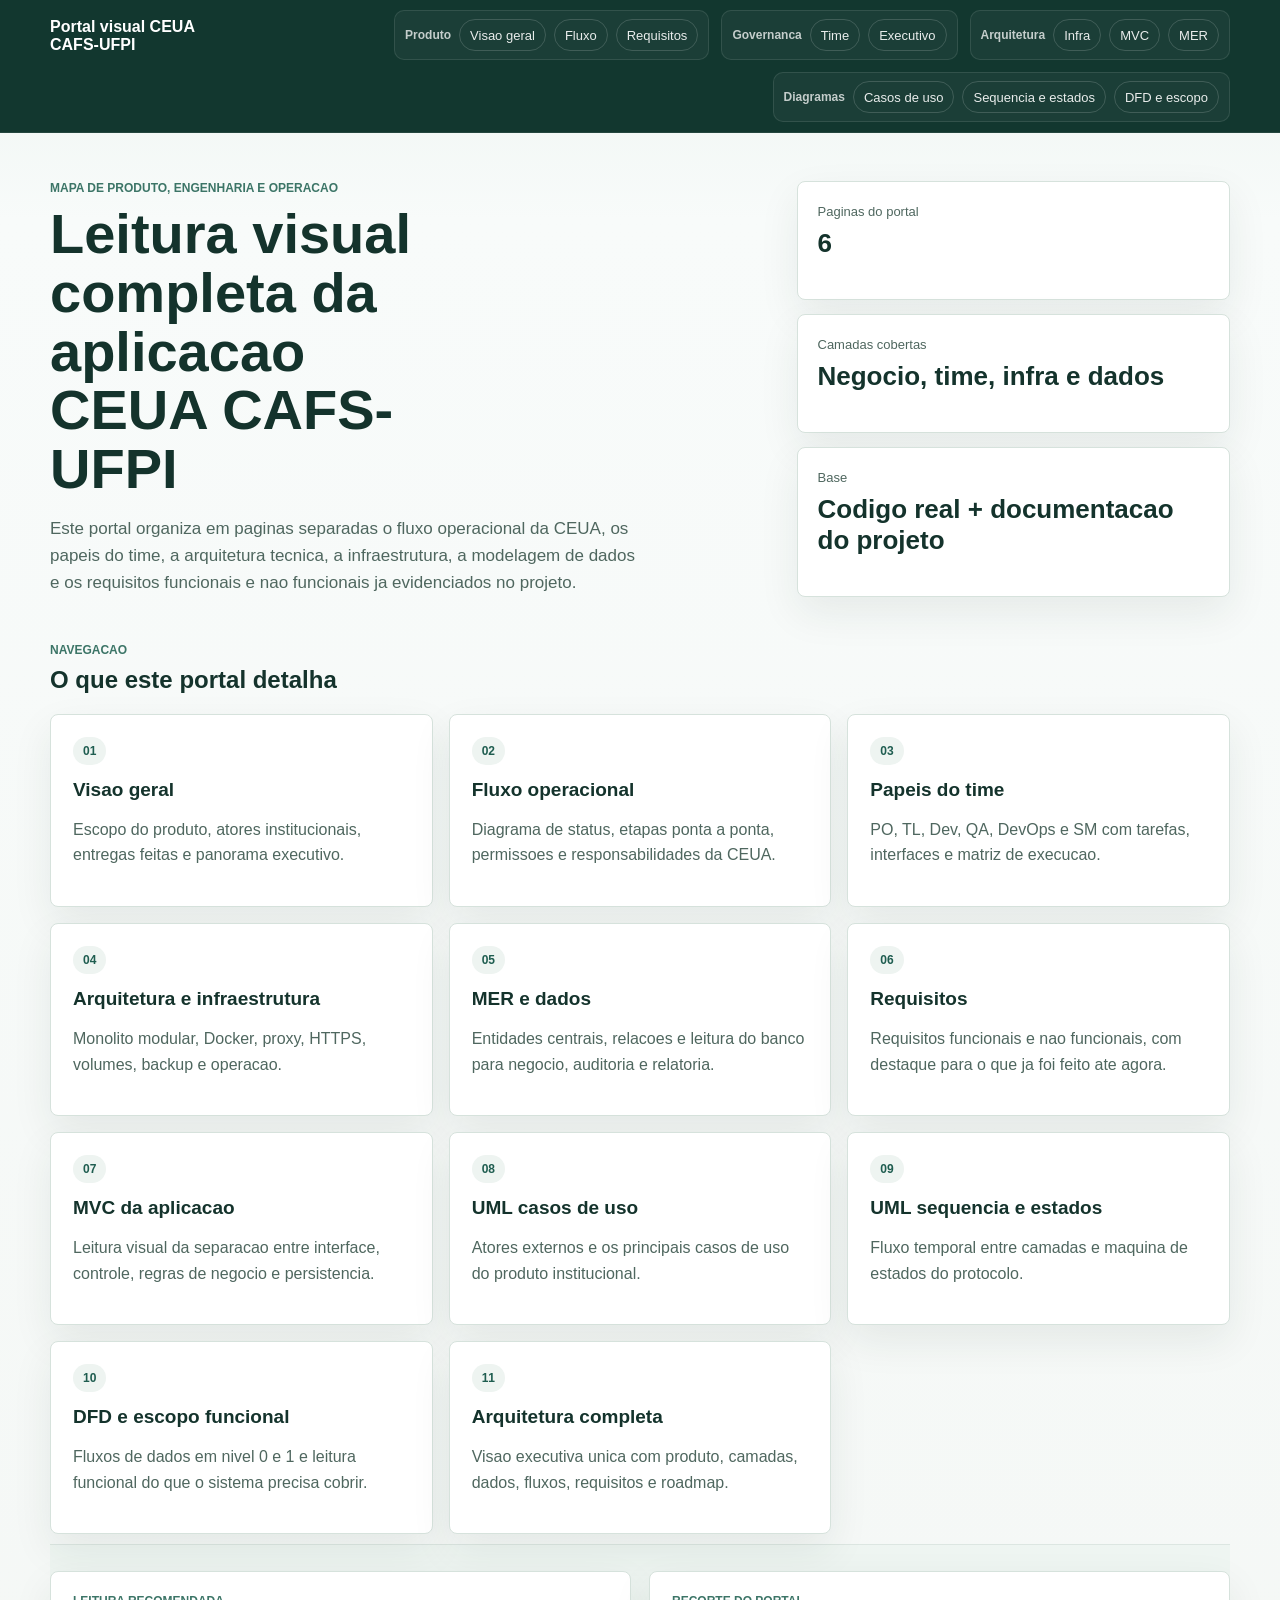
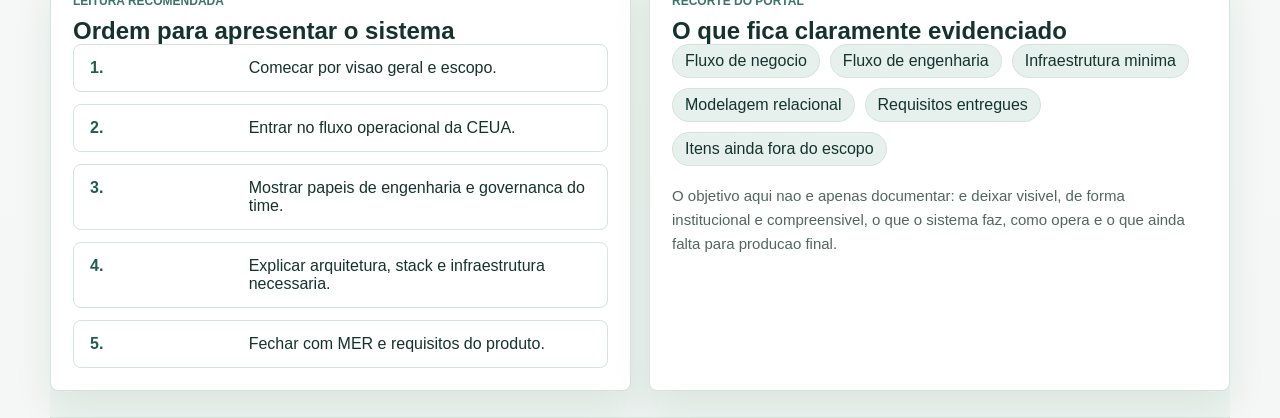
<file: index.html>
<!DOCTYPE html>
<html lang="pt-BR">
  <head>
    <meta charset="UTF-8" />
    <meta name="viewport" content="width=device-width, initial-scale=1.0" />
    <title>Portal visual CEUA CAFS-UFPI</title>
    <link rel="stylesheet" href="./assets/styles.css" />
  </head>
  <body>
    <div class="page-shell">
      <header class="topbar">
        <div class="topbar-inner">
          <a class="brand" href="./index.html">Portal visual CEUA CAFS-UFPI</a>
          <nav class="main-nav">
            <div class="nav-group">
              <span class="nav-group-label">Produto</span>
              <a href="./pages/01-visao-geral.html">Visao geral</a>
              <a href="./pages/02-fluxo-operacional.html">Fluxo</a>
              <a href="./pages/06-requisitos.html">Requisitos</a>
            </div>
            <div class="nav-group">
              <span class="nav-group-label">Governanca</span>
              <a href="./pages/03-papeis-time.html">Time</a>
              <a href="./pages/11-arquitetura-completa.html">Executivo</a>
            </div>
            <div class="nav-group">
              <span class="nav-group-label">Arquitetura</span>
              <a href="./pages/04-arquitetura-infra.html">Infra</a>
              <a href="./pages/07-mvc-aplicacao.html">MVC</a>
              <a href="./pages/05-der-banco.html">MER</a>
            </div>
            <div class="nav-group">
              <span class="nav-group-label">Diagramas</span>
              <a href="./pages/08-uml-casos-de-uso.html">Casos de uso</a>
              <a href="./pages/09-uml-sequencia-estados.html">Sequencia e estados</a>
              <a href="./pages/10-dfd-escopo-funcional.html">DFD e escopo</a>
            </div>
          </nav>
        </div>
      </header>

      <header class="hero">
        <div class="hero-copy">
          <p class="eyebrow">Mapa de produto, engenharia e operacao</p>
          <h1>Leitura visual completa da aplicacao CEUA CAFS-UFPI</h1>
          <p class="hero-text">
            Este portal organiza em paginas separadas o fluxo operacional da CEUA, os papeis do
            time, a arquitetura tecnica, a infraestrutura, a modelagem de dados e os requisitos
            funcionais e nao funcionais ja evidenciados no projeto.
          </p>
        </div>
        <div class="hero-stats">
          <div class="stat-card">
            <span class="stat-label">Paginas do portal</span>
            <strong>6</strong>
          </div>
          <div class="stat-card">
            <span class="stat-label">Camadas cobertas</span>
            <strong>Negocio, time, infra e dados</strong>
          </div>
          <div class="stat-card">
            <span class="stat-label">Base</span>
            <strong>Codigo real + documentacao do projeto</strong>
          </div>
        </div>
      </header>

      <main class="content">
        <section class="band">
          <div class="section-head">
            <div>
              <p class="section-kicker">Navegacao</p>
              <h2>O que este portal detalha</h2>
            </div>
          </div>
          <div class="portal-grid">
            <a class="portal-card" href="./pages/01-visao-geral.html">
              <span class="portal-index">01</span>
              <h3>Visao geral</h3>
              <p>Escopo do produto, atores institucionais, entregas feitas e panorama executivo.</p>
            </a>
            <a class="portal-card" href="./pages/02-fluxo-operacional.html">
              <span class="portal-index">02</span>
              <h3>Fluxo operacional</h3>
              <p>Diagrama de status, etapas ponta a ponta, permissoes e responsabilidades da CEUA.</p>
            </a>
            <a class="portal-card" href="./pages/03-papeis-time.html">
              <span class="portal-index">03</span>
              <h3>Papeis do time</h3>
              <p>PO, TL, Dev, QA, DevOps e SM com tarefas, interfaces e matriz de execucao.</p>
            </a>
            <a class="portal-card" href="./pages/04-arquitetura-infra.html">
              <span class="portal-index">04</span>
              <h3>Arquitetura e infraestrutura</h3>
              <p>Monolito modular, Docker, proxy, HTTPS, volumes, backup e operacao.</p>
            </a>
            <a class="portal-card" href="./pages/05-der-banco.html">
              <span class="portal-index">05</span>
              <h3>MER e dados</h3>
              <p>Entidades centrais, relacoes e leitura do banco para negocio, auditoria e relatoria.</p>
            </a>
            <a class="portal-card" href="./pages/06-requisitos.html">
              <span class="portal-index">06</span>
              <h3>Requisitos</h3>
              <p>Requisitos funcionais e nao funcionais, com destaque para o que ja foi feito ate agora.</p>
            </a>
            <a class="portal-card" href="./pages/07-mvc-aplicacao.html">
              <span class="portal-index">07</span>
              <h3>MVC da aplicacao</h3>
              <p>Leitura visual da separacao entre interface, controle, regras de negocio e persistencia.</p>
            </a>
            <a class="portal-card" href="./pages/08-uml-casos-de-uso.html">
              <span class="portal-index">08</span>
              <h3>UML casos de uso</h3>
              <p>Atores externos e os principais casos de uso do produto institucional.</p>
            </a>
            <a class="portal-card" href="./pages/09-uml-sequencia-estados.html">
              <span class="portal-index">09</span>
              <h3>UML sequencia e estados</h3>
              <p>Fluxo temporal entre camadas e maquina de estados do protocolo.</p>
            </a>
            <a class="portal-card" href="./pages/10-dfd-escopo-funcional.html">
              <span class="portal-index">10</span>
              <h3>DFD e escopo funcional</h3>
              <p>Fluxos de dados em nivel 0 e 1 e leitura funcional do que o sistema precisa cobrir.</p>
            </a>
            <a class="portal-card" href="./pages/11-arquitetura-completa.html">
              <span class="portal-index">11</span>
              <h3>Arquitetura completa</h3>
              <p>Visao executiva unica com produto, camadas, dados, fluxos, requisitos e roadmap.</p>
            </a>
          </div>
        </section>

        <section class="band band-muted">
          <div class="two-column">
            <div class="panel">
              <p class="section-kicker">Leitura recomendada</p>
              <h2>Ordem para apresentar o sistema</h2>
              <div class="stack-list">
                <div class="stack-item"><strong>1.</strong><span>Comecar por visao geral e escopo.</span></div>
                <div class="stack-item"><strong>2.</strong><span>Entrar no fluxo operacional da CEUA.</span></div>
                <div class="stack-item"><strong>3.</strong><span>Mostrar papeis de engenharia e governanca do time.</span></div>
                <div class="stack-item"><strong>4.</strong><span>Explicar arquitetura, stack e infraestrutura necessaria.</span></div>
                <div class="stack-item"><strong>5.</strong><span>Fechar com MER e requisitos do produto.</span></div>
              </div>
            </div>
            <div class="panel">
              <p class="section-kicker">Recorte do portal</p>
              <h2>O que fica claramente evidenciado</h2>
              <div class="badge-list">
                <span class="soft-badge">Fluxo de negocio</span>
                <span class="soft-badge">Fluxo de engenharia</span>
                <span class="soft-badge">Infraestrutura minima</span>
                <span class="soft-badge">Modelagem relacional</span>
                <span class="soft-badge">Requisitos entregues</span>
                <span class="soft-badge">Itens ainda fora do escopo</span>
              </div>
              <p class="hero-text compact">
                O objetivo aqui nao e apenas documentar: e deixar visivel, de forma institucional e
                compreensivel, o que o sistema faz, como opera e o que ainda falta para producao final.
              </p>
            </div>
          </div>
        </section>
      </main>
    </div>
    <script type="module" src="./assets/workflow.js"></script>
  </body>
</html>
</file>
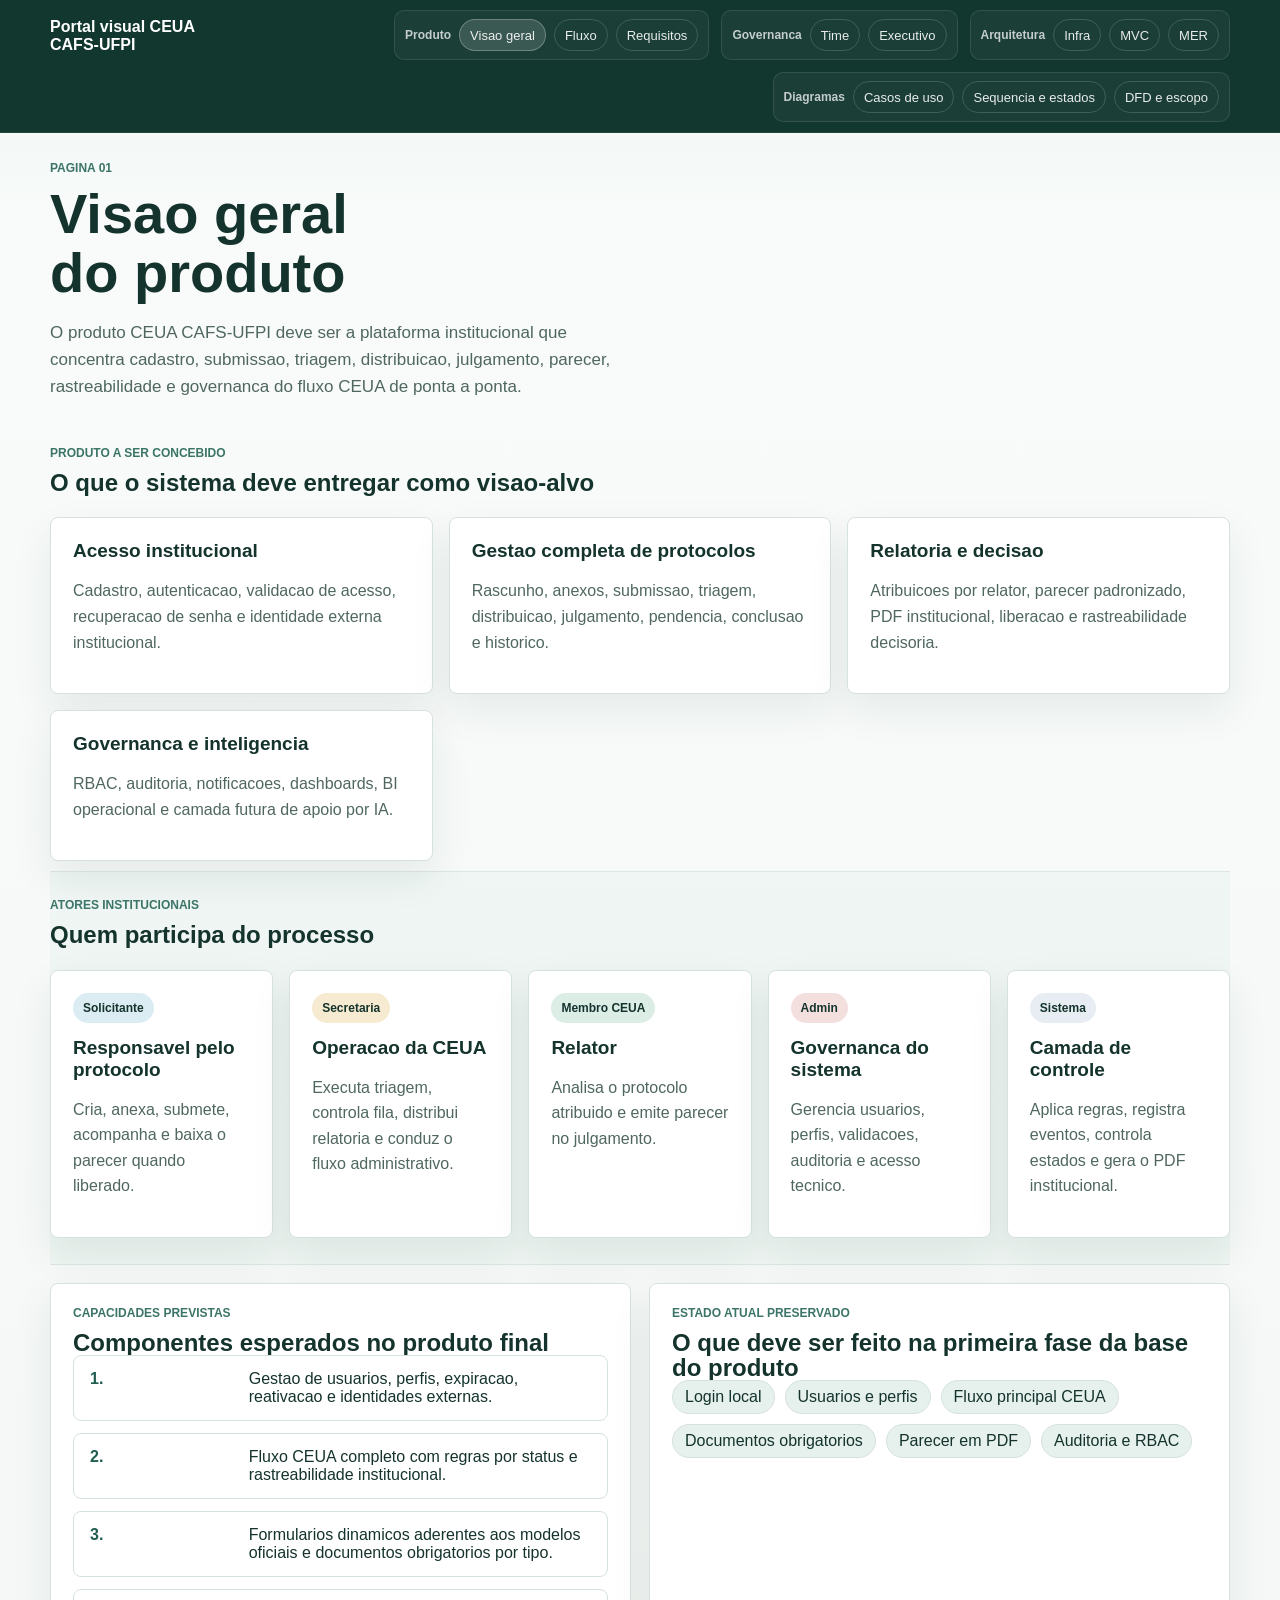
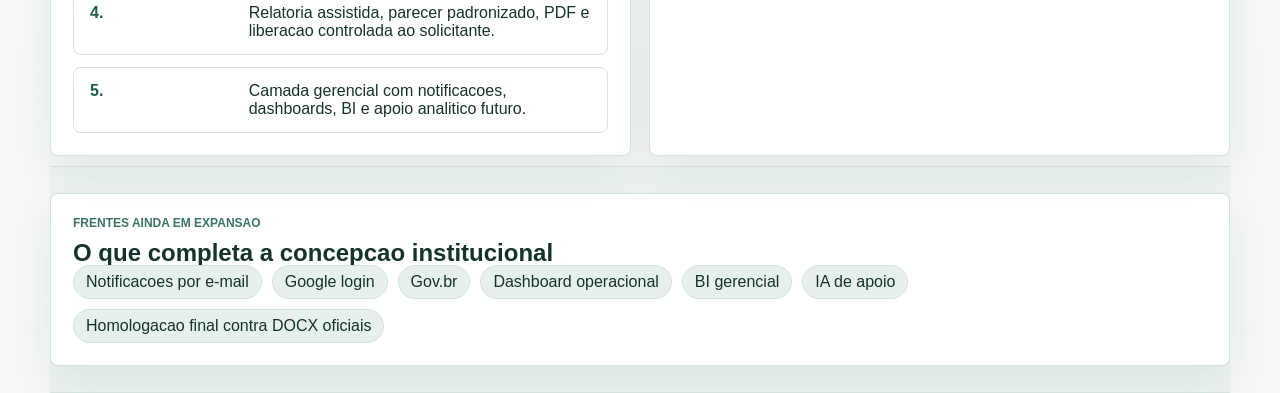
<file: pages/01-visao-geral.html>
<!DOCTYPE html>
<html lang="pt-BR">
  <head>
    <meta charset="UTF-8" />
    <meta name="viewport" content="width=device-width, initial-scale=1.0" />
    <title>Visao geral - CEUA CAFS-UFPI</title>
    <link rel="stylesheet" href="../assets/styles.css" />
  </head>
  <body>
    <div class="page-shell">
      <header class="topbar">
        <div class="topbar-inner">
          <a class="brand" href="../index.html">Portal visual CEUA CAFS-UFPI</a>
          <nav class="main-nav">
            <div class="nav-group">
              <span class="nav-group-label">Produto</span>
              <a class="active" href="./01-visao-geral.html">Visao geral</a>
              <a href="./02-fluxo-operacional.html">Fluxo</a>
              <a href="./06-requisitos.html">Requisitos</a>
            </div>
            <div class="nav-group">
              <span class="nav-group-label">Governanca</span>
              <a href="./03-papeis-time.html">Time</a>
              <a href="./11-arquitetura-completa.html">Executivo</a>
            </div>
            <div class="nav-group">
              <span class="nav-group-label">Arquitetura</span>
              <a href="./04-arquitetura-infra.html">Infra</a>
              <a href="./07-mvc-aplicacao.html">MVC</a>
              <a href="./05-der-banco.html">MER</a>
            </div>
            <div class="nav-group">
              <span class="nav-group-label">Diagramas</span>
              <a href="./08-uml-casos-de-uso.html">Casos de uso</a>
              <a href="./09-uml-sequencia-estados.html">Sequencia e estados</a>
              <a href="./10-dfd-escopo-funcional.html">DFD e escopo</a>
            </div>
          </nav>
        </div>
      </header>

      <header class="hero hero-compact">
        <div class="hero-copy">
          <p class="eyebrow">Pagina 01</p>
          <h1>Visao geral do produto</h1>
          <p class="hero-text">
            O produto CEUA CAFS-UFPI deve ser a plataforma institucional que concentra cadastro,
            submissao, triagem, distribuicao, julgamento, parecer, rastreabilidade e governanca
            do fluxo CEUA de ponta a ponta.
          </p>
        </div>
      </header>

      <main class="content">
        <section class="band">
          <div class="section-head">
            <div>
              <p class="section-kicker">Produto a ser concebido</p>
              <h2>O que o sistema deve entregar como visao-alvo</h2>
            </div>
          </div>
          <div class="portal-grid">
            <article class="portal-card as-panel">
              <h3>Acesso institucional</h3>
              <p>Cadastro, autenticacao, validacao de acesso, recuperacao de senha e identidade externa institucional.</p>
            </article>
            <article class="portal-card as-panel">
              <h3>Gestao completa de protocolos</h3>
              <p>Rascunho, anexos, submissao, triagem, distribuicao, julgamento, pendencia, conclusao e historico.</p>
            </article>
            <article class="portal-card as-panel">
              <h3>Relatoria e decisao</h3>
              <p>Atribuicoes por relator, parecer padronizado, PDF institucional, liberacao e rastreabilidade decisoria.</p>
            </article>
            <article class="portal-card as-panel">
              <h3>Governanca e inteligencia</h3>
              <p>RBAC, auditoria, notificacoes, dashboards, BI operacional e camada futura de apoio por IA.</p>
            </article>
          </div>
        </section>

        <section class="band band-muted">
          <div class="section-head">
            <div>
              <p class="section-kicker">Atores institucionais</p>
              <h2>Quem participa do processo</h2>
            </div>
          </div>
          <div class="actors-grid">
            <article class="actor-card actor-solicitante">
              <span class="actor-badge">Solicitante</span>
              <h3>Responsavel pelo protocolo</h3>
              <p>Cria, anexa, submete, acompanha e baixa o parecer quando liberado.</p>
            </article>
            <article class="actor-card actor-secretaria">
              <span class="actor-badge">Secretaria</span>
              <h3>Operacao da CEUA</h3>
              <p>Executa triagem, controla fila, distribui relatoria e conduz o fluxo administrativo.</p>
            </article>
            <article class="actor-card actor-relator">
              <span class="actor-badge">Membro CEUA</span>
              <h3>Relator</h3>
              <p>Analisa o protocolo atribuido e emite parecer no julgamento.</p>
            </article>
            <article class="actor-card actor-admin">
              <span class="actor-badge">Admin</span>
              <h3>Governanca do sistema</h3>
              <p>Gerencia usuarios, perfis, validacoes, auditoria e acesso tecnico.</p>
            </article>
            <article class="actor-card actor-sistema">
              <span class="actor-badge">Sistema</span>
              <h3>Camada de controle</h3>
              <p>Aplica regras, registra eventos, controla estados e gera o PDF institucional.</p>
            </article>
          </div>
        </section>

        <section class="band">
          <div class="two-column">
            <div class="panel">
              <p class="section-kicker">Capacidades previstas</p>
              <h2>Componentes esperados no produto final</h2>
              <div class="stack-list">
                <div class="stack-item"><strong>1.</strong><span>Gestao de usuarios, perfis, expiracao, reativacao e identidades externas.</span></div>
                <div class="stack-item"><strong>2.</strong><span>Fluxo CEUA completo com regras por status e rastreabilidade institucional.</span></div>
                <div class="stack-item"><strong>3.</strong><span>Formularios dinamicos aderentes aos modelos oficiais e documentos obrigatorios por tipo.</span></div>
                <div class="stack-item"><strong>4.</strong><span>Relatoria assistida, parecer padronizado, PDF e liberacao controlada ao solicitante.</span></div>
                <div class="stack-item"><strong>5.</strong><span>Camada gerencial com notificacoes, dashboards, BI e apoio analitico futuro.</span></div>
              </div>
            </div>
            <div class="panel">
              <p class="section-kicker">Estado atual preservado</p>
              <h2>O que deve ser feito na primeira fase da base do produto</h2>
              <div class="badge-list">
                <span class="soft-badge">Login local</span>
                <span class="soft-badge">Usuarios e perfis</span>
                <span class="soft-badge">Fluxo principal CEUA</span>
                <span class="soft-badge">Documentos obrigatorios</span>
                <span class="soft-badge">Parecer em PDF</span>
                <span class="soft-badge">Auditoria e RBAC</span>
              </div>
            </div>
          </div>
        </section>

        <section class="band band-muted">
          <div class="panel">
            <p class="section-kicker">Frentes ainda em expansao</p>
            <h2>O que completa a concepcao institucional</h2>
            <div class="badge-list">
              <span class="soft-badge">Notificacoes por e-mail</span>
              <span class="soft-badge">Google login</span>
              <span class="soft-badge">Gov.br</span>
              <span class="soft-badge">Dashboard operacional</span>
              <span class="soft-badge">BI gerencial</span>
              <span class="soft-badge">IA de apoio</span>
              <span class="soft-badge">Homologacao final contra DOCX oficiais</span>
            </div>
          </div>
        </section>
      </main>
    </div>
    <script type="module" src="../assets/workflow.js"></script>
  </body>
</html>
</file>
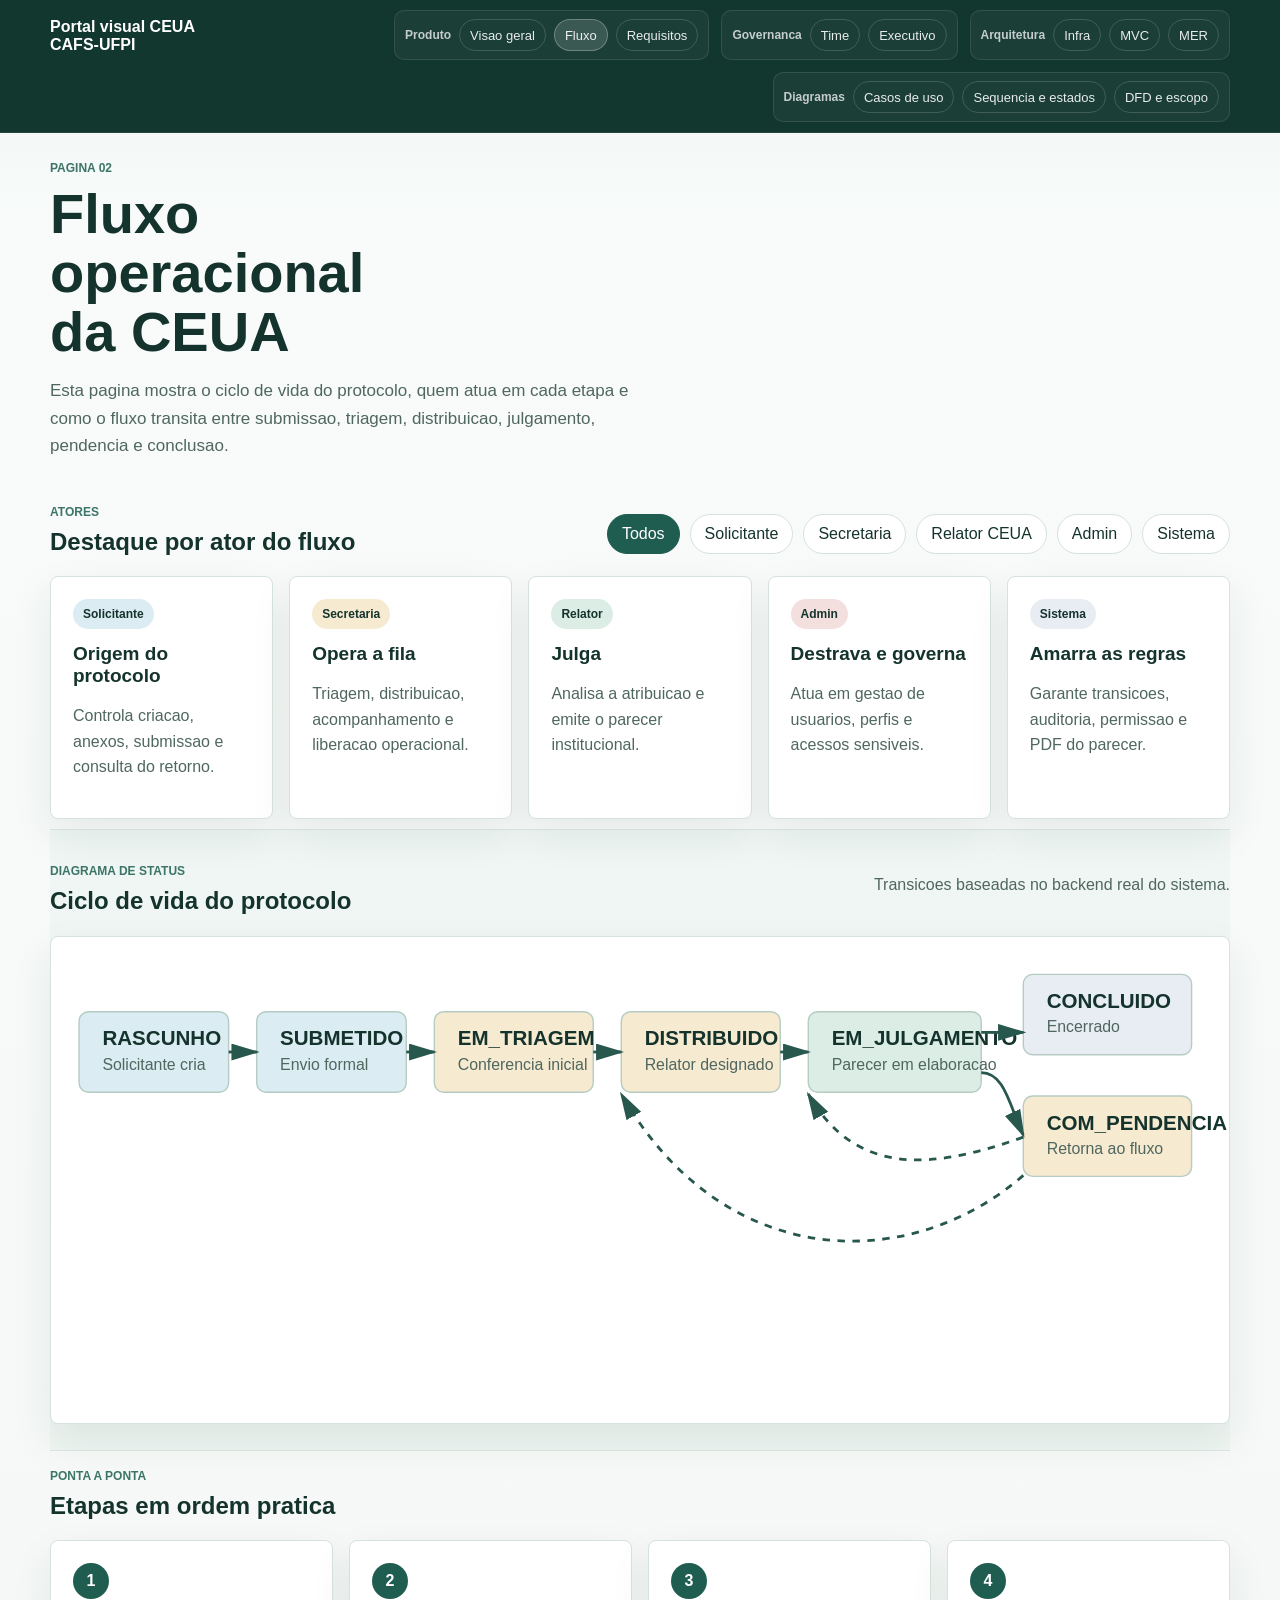
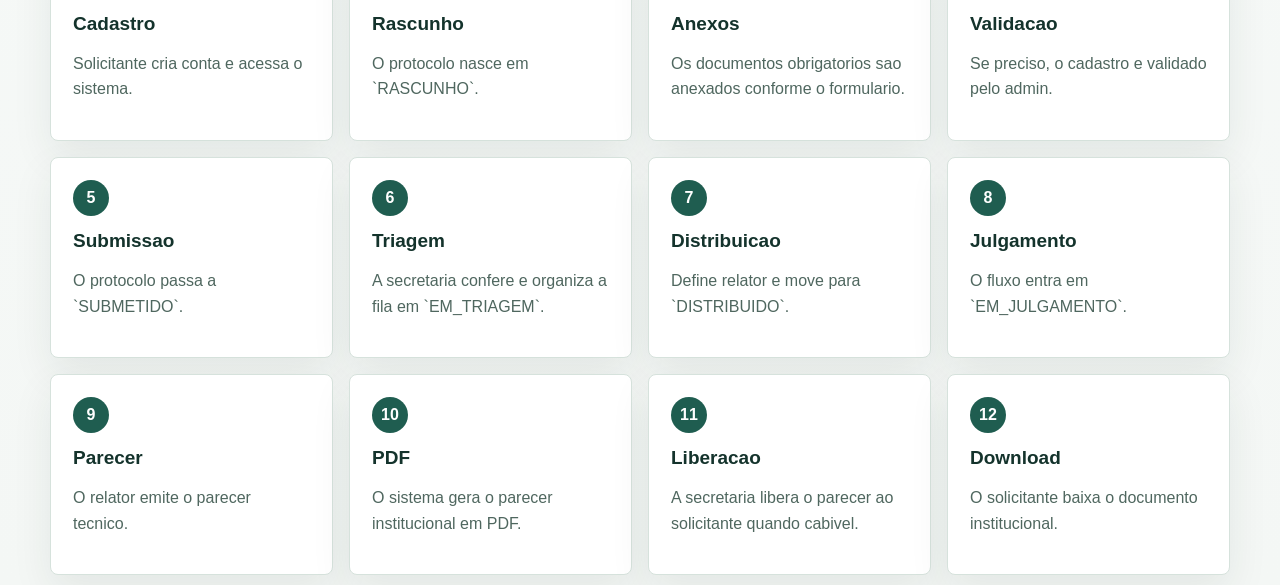
<file: pages/02-fluxo-operacional.html>
<!DOCTYPE html>
<html lang="pt-BR">
  <head>
    <meta charset="UTF-8" />
    <meta name="viewport" content="width=device-width, initial-scale=1.0" />
    <title>Fluxo operacional - CEUA CAFS-UFPI</title>
    <link rel="stylesheet" href="../assets/styles.css" />
  </head>
  <body>
    <div class="page-shell">
      <header class="topbar">
        <div class="topbar-inner">
          <a class="brand" href="../index.html">Portal visual CEUA CAFS-UFPI</a>
          <nav class="main-nav">
            <div class="nav-group">
              <span class="nav-group-label">Produto</span>
              <a href="./01-visao-geral.html">Visao geral</a>
              <a class="active" href="./02-fluxo-operacional.html">Fluxo</a>
              <a href="./06-requisitos.html">Requisitos</a>
            </div>
            <div class="nav-group">
              <span class="nav-group-label">Governanca</span>
              <a href="./03-papeis-time.html">Time</a>
              <a href="./11-arquitetura-completa.html">Executivo</a>
            </div>
            <div class="nav-group">
              <span class="nav-group-label">Arquitetura</span>
              <a href="./04-arquitetura-infra.html">Infra</a>
              <a href="./07-mvc-aplicacao.html">MVC</a>
              <a href="./05-der-banco.html">MER</a>
            </div>
            <div class="nav-group">
              <span class="nav-group-label">Diagramas</span>
              <a href="./08-uml-casos-de-uso.html">Casos de uso</a>
              <a href="./09-uml-sequencia-estados.html">Sequencia e estados</a>
              <a href="./10-dfd-escopo-funcional.html">DFD e escopo</a>
            </div>
          </nav>
        </div>
      </header>

      <header class="hero hero-compact">
        <div class="hero-copy">
          <p class="eyebrow">Pagina 02</p>
          <h1>Fluxo operacional da CEUA</h1>
          <p class="hero-text">
            Esta pagina mostra o ciclo de vida do protocolo, quem atua em cada etapa e como o fluxo
            transita entre submissao, triagem, distribuicao, julgamento, pendencia e conclusao.
          </p>
        </div>
      </header>

      <main class="content">
        <section class="band">
          <div class="section-head">
            <div>
              <p class="section-kicker">Atores</p>
              <h2>Destaque por ator do fluxo</h2>
            </div>
            <div class="filter-toolbar" aria-label="Filtro de destaque por ator">
              <button class="filter-chip active" data-actor-filter="all" type="button">Todos</button>
              <button class="filter-chip" data-actor-filter="solicitante" type="button">Solicitante</button>
              <button class="filter-chip" data-actor-filter="secretaria" type="button">Secretaria</button>
              <button class="filter-chip" data-actor-filter="relator" type="button">Relator CEUA</button>
              <button class="filter-chip" data-actor-filter="admin" type="button">Admin</button>
              <button class="filter-chip" data-actor-filter="sistema" type="button">Sistema</button>
            </div>
          </div>
          <div class="actors-grid">
            <article class="actor-card actor-solicitante" data-actor="solicitante">
              <span class="actor-badge">Solicitante</span>
              <h3>Origem do protocolo</h3>
              <p>Controla criacao, anexos, submissao e consulta do retorno.</p>
            </article>
            <article class="actor-card actor-secretaria" data-actor="secretaria">
              <span class="actor-badge">Secretaria</span>
              <h3>Opera a fila</h3>
              <p>Triagem, distribuicao, acompanhamento e liberacao operacional.</p>
            </article>
            <article class="actor-card actor-relator" data-actor="relator">
              <span class="actor-badge">Relator</span>
              <h3>Julga</h3>
              <p>Analisa a atribuicao e emite o parecer institucional.</p>
            </article>
            <article class="actor-card actor-admin" data-actor="admin">
              <span class="actor-badge">Admin</span>
              <h3>Destrava e governa</h3>
              <p>Atua em gestao de usuarios, perfis e acessos sensiveis.</p>
            </article>
            <article class="actor-card actor-sistema" data-actor="sistema">
              <span class="actor-badge">Sistema</span>
              <h3>Amarra as regras</h3>
              <p>Garante transicoes, auditoria, permissao e PDF do parecer.</p>
            </article>
          </div>
        </section>

        <section class="band band-muted">
          <div class="section-head">
            <div>
              <p class="section-kicker">Diagrama de status</p>
              <h2>Ciclo de vida do protocolo</h2>
            </div>
            <p class="section-note">Transicoes baseadas no backend real do sistema.</p>
          </div>
          <div class="diagram-wrap">
            <svg class="workflow-svg" viewBox="0 0 1260 520" role="img" aria-labelledby="workflow-title workflow-desc">
              <title id="workflow-title">Diagrama do fluxo operacional CEUA</title>
              <desc id="workflow-desc">Fluxo entre rascunho, submissao, triagem, distribuicao, julgamento, pendencia e conclusao.</desc>
              <defs>
                <marker id="arrow" markerWidth="10" markerHeight="10" refX="9" refY="3" orient="auto" markerUnits="strokeWidth">
                  <path d="M0,0 L10,3 L0,6 Z" fill="#28574e"></path>
                </marker>
              </defs>
              <rect x="30" y="80" width="160" height="86" rx="10" class="node actor-solicitante-fill" />
              <text x="55" y="116" class="node-title">RASCUNHO</text>
              <text x="55" y="142" class="node-text">Solicitante cria</text>
              <rect x="220" y="80" width="160" height="86" rx="10" class="node actor-solicitante-fill" />
              <text x="245" y="116" class="node-title">SUBMETIDO</text>
              <text x="245" y="142" class="node-text">Envio formal</text>
              <rect x="410" y="80" width="170" height="86" rx="10" class="node actor-secretaria-fill" />
              <text x="435" y="116" class="node-title">EM_TRIAGEM</text>
              <text x="435" y="142" class="node-text">Conferencia inicial</text>
              <rect x="610" y="80" width="170" height="86" rx="10" class="node actor-secretaria-fill" />
              <text x="635" y="116" class="node-title">DISTRIBUIDO</text>
              <text x="635" y="142" class="node-text">Relator designado</text>
              <rect x="810" y="80" width="185" height="86" rx="10" class="node actor-relator-fill" />
              <text x="835" y="116" class="node-title">EM_JULGAMENTO</text>
              <text x="835" y="142" class="node-text">Parecer em elaboracao</text>
              <rect x="1040" y="40" width="180" height="86" rx="10" class="node actor-sistema-fill" />
              <text x="1065" y="76" class="node-title">CONCLUIDO</text>
              <text x="1065" y="102" class="node-text">Encerrado</text>
              <rect x="1040" y="170" width="180" height="86" rx="10" class="node actor-secretaria-fill" />
              <text x="1065" y="206" class="node-title">COM_PENDENCIA</text>
              <text x="1065" y="232" class="node-text">Retorna ao fluxo</text>
              <path d="M190 123 H220" class="arrow-line" />
              <path d="M380 123 H410" class="arrow-line" />
              <path d="M580 123 H610" class="arrow-line" />
              <path d="M780 123 H810" class="arrow-line" />
              <path d="M995 102 H1040" class="arrow-line" />
              <path d="M995 145 C1020 145 1025 180 1040 212" class="arrow-line" />
              <path d="M1040 255 C920 360 720 360 610 168" class="arrow-line dashed" />
              <path d="M1040 214 C940 250 860 255 810 168" class="arrow-line dashed" />
            </svg>
          </div>
        </section>

        <section class="band">
          <div class="section-head">
            <div>
              <p class="section-kicker">Ponta a ponta</p>
              <h2>Etapas em ordem pratica</h2>
            </div>
          </div>
          <div class="steps-grid">
            <article class="step-card" data-actor="solicitante"><span class="step-index">1</span><h3>Cadastro</h3><p>Solicitante cria conta e acessa o sistema.</p></article>
            <article class="step-card" data-actor="solicitante"><span class="step-index">2</span><h3>Rascunho</h3><p>O protocolo nasce em `RASCUNHO`.</p></article>
            <article class="step-card" data-actor="solicitante"><span class="step-index">3</span><h3>Anexos</h3><p>Os documentos obrigatorios sao anexados conforme o formulario.</p></article>
            <article class="step-card" data-actor="admin"><span class="step-index">4</span><h3>Validacao</h3><p>Se preciso, o cadastro e validado pelo admin.</p></article>
            <article class="step-card" data-actor="solicitante"><span class="step-index">5</span><h3>Submissao</h3><p>O protocolo passa a `SUBMETIDO`.</p></article>
            <article class="step-card" data-actor="secretaria"><span class="step-index">6</span><h3>Triagem</h3><p>A secretaria confere e organiza a fila em `EM_TRIAGEM`.</p></article>
            <article class="step-card" data-actor="secretaria"><span class="step-index">7</span><h3>Distribuicao</h3><p>Define relator e move para `DISTRIBUIDO`.</p></article>
            <article class="step-card" data-actor="secretaria relator"><span class="step-index">8</span><h3>Julgamento</h3><p>O fluxo entra em `EM_JULGAMENTO`.</p></article>
            <article class="step-card" data-actor="relator"><span class="step-index">9</span><h3>Parecer</h3><p>O relator emite o parecer tecnico.</p></article>
            <article class="step-card" data-actor="sistema"><span class="step-index">10</span><h3>PDF</h3><p>O sistema gera o parecer institucional em PDF.</p></article>
            <article class="step-card" data-actor="secretaria"><span class="step-index">11</span><h3>Liberacao</h3><p>A secretaria libera o parecer ao solicitante quando cabivel.</p></article>
            <article class="step-card" data-actor="solicitante"><span class="step-index">12</span><h3>Download</h3><p>O solicitante baixa o documento institucional.</p></article>
          </div>
        </section>
      </main>
    </div>
    <script type="module" src="../assets/workflow.js"></script>
  </body>
</html>
</file>
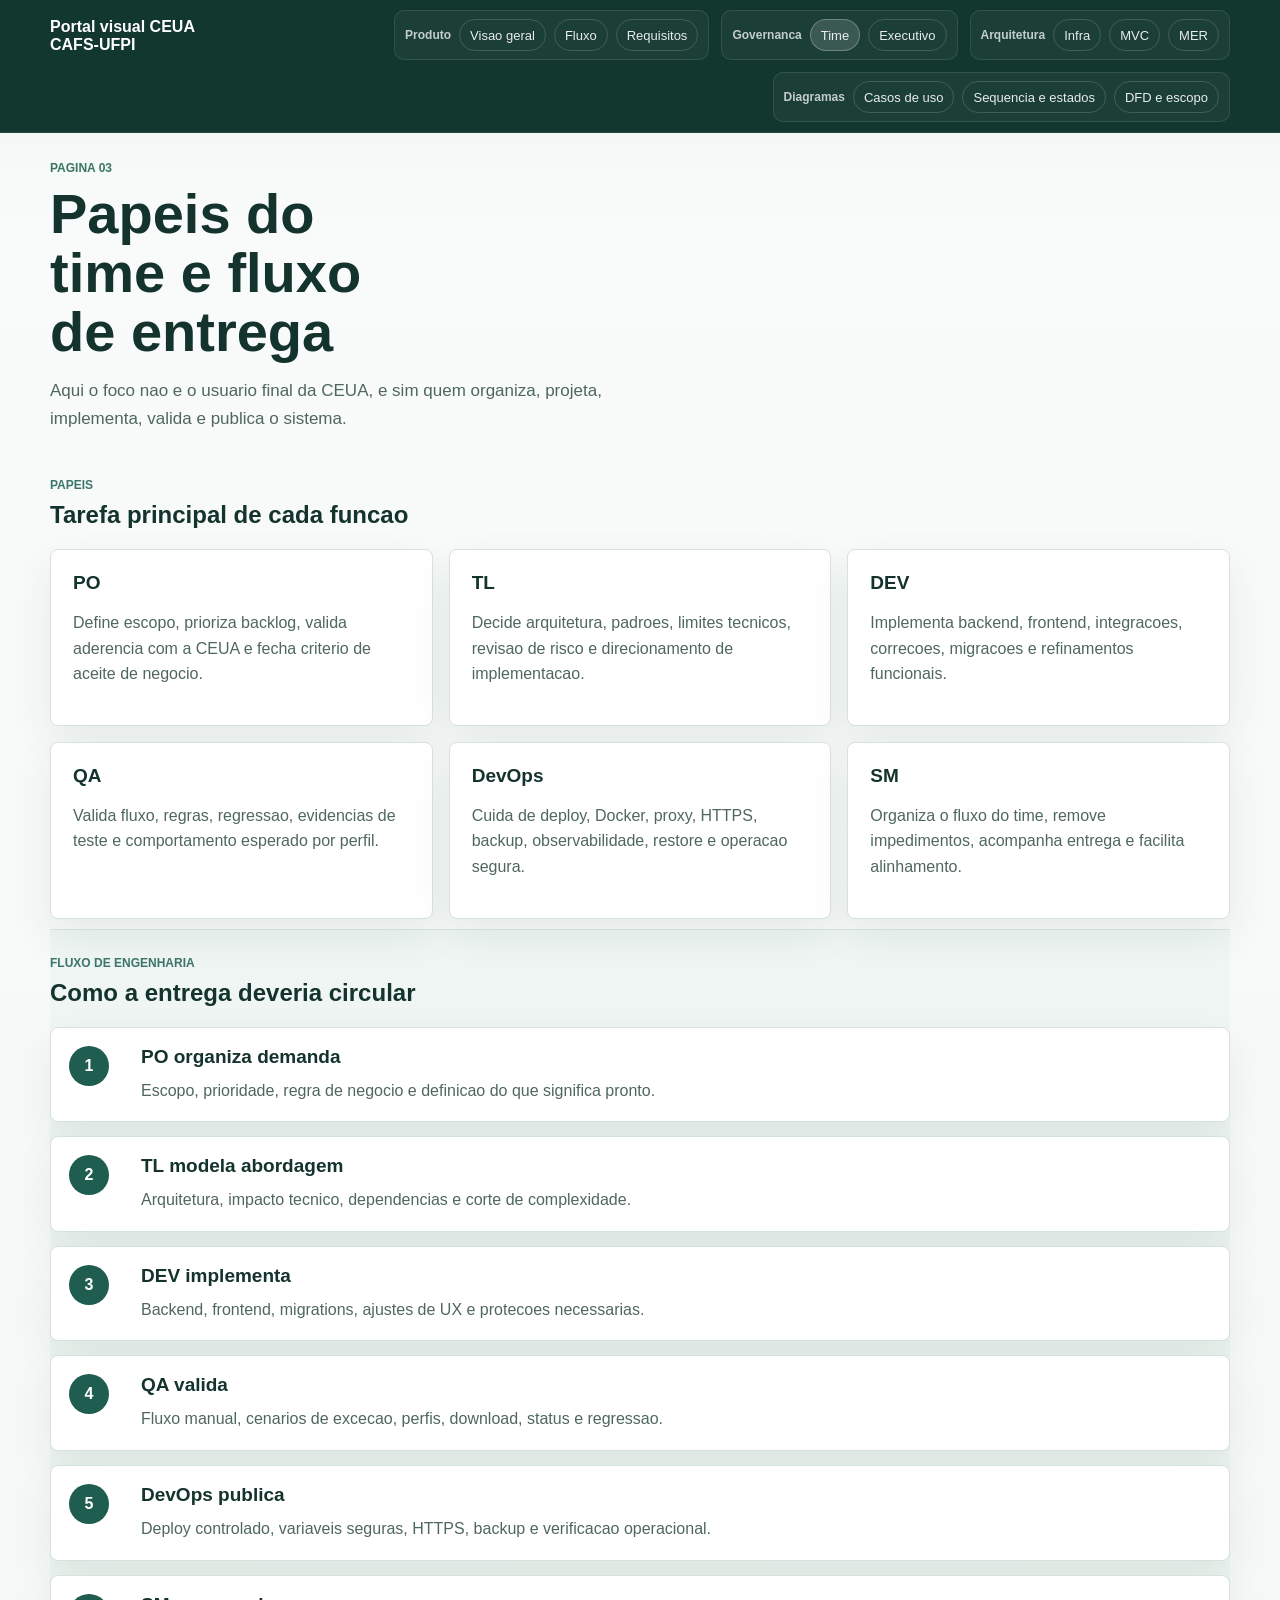
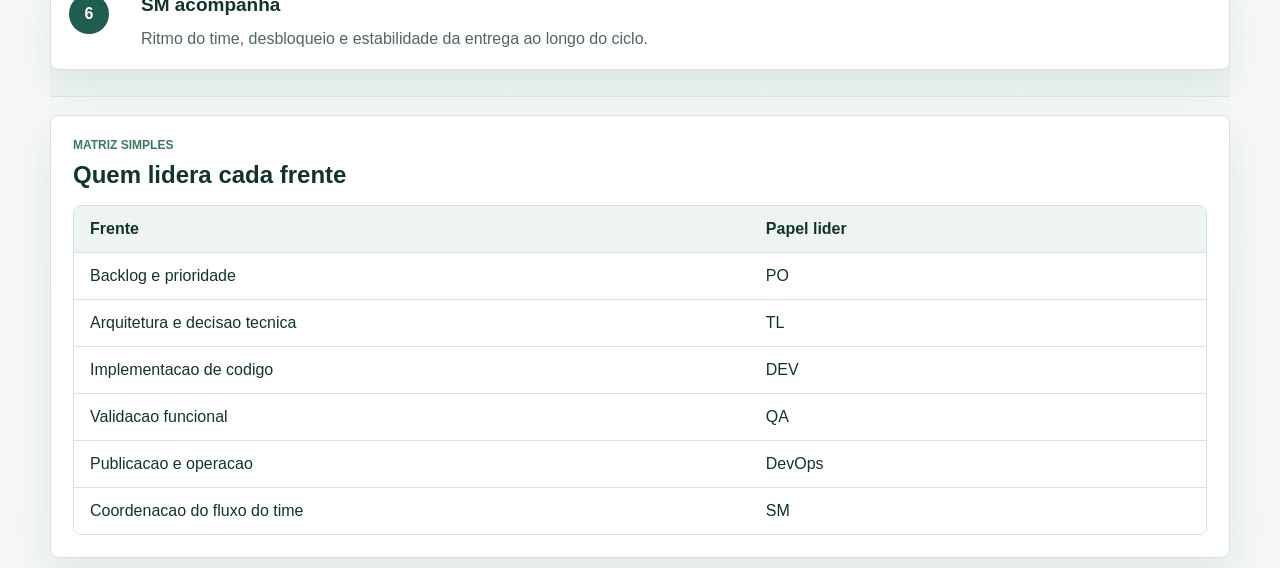
<file: pages/03-papeis-time.html>
<!DOCTYPE html>
<html lang="pt-BR">
  <head>
    <meta charset="UTF-8" />
    <meta name="viewport" content="width=device-width, initial-scale=1.0" />
    <title>Papeis do time - CEUA CAFS-UFPI</title>
    <link rel="stylesheet" href="../assets/styles.css" />
  </head>
  <body>
    <div class="page-shell">
      <header class="topbar">
        <div class="topbar-inner">
          <a class="brand" href="../index.html">Portal visual CEUA CAFS-UFPI</a>
          <nav class="main-nav">
            <div class="nav-group">
              <span class="nav-group-label">Produto</span>
              <a href="./01-visao-geral.html">Visao geral</a>
              <a href="./02-fluxo-operacional.html">Fluxo</a>
              <a href="./06-requisitos.html">Requisitos</a>
            </div>
            <div class="nav-group">
              <span class="nav-group-label">Governanca</span>
              <a class="active" href="./03-papeis-time.html">Time</a>
              <a href="./11-arquitetura-completa.html">Executivo</a>
            </div>
            <div class="nav-group">
              <span class="nav-group-label">Arquitetura</span>
              <a href="./04-arquitetura-infra.html">Infra</a>
              <a href="./07-mvc-aplicacao.html">MVC</a>
              <a href="./05-der-banco.html">MER</a>
            </div>
            <div class="nav-group">
              <span class="nav-group-label">Diagramas</span>
              <a href="./08-uml-casos-de-uso.html">Casos de uso</a>
              <a href="./09-uml-sequencia-estados.html">Sequencia e estados</a>
              <a href="./10-dfd-escopo-funcional.html">DFD e escopo</a>
            </div>
          </nav>
        </div>
      </header>

      <header class="hero hero-compact">
        <div class="hero-copy">
          <p class="eyebrow">Pagina 03</p>
          <h1>Papeis do time e fluxo de entrega</h1>
          <p class="hero-text">
            Aqui o foco nao e o usuario final da CEUA, e sim quem organiza, projeta, implementa,
            valida e publica o sistema.
          </p>
        </div>
      </header>

      <main class="content">
        <section class="band">
          <div class="section-head">
            <div>
              <p class="section-kicker">Papeis</p>
              <h2>Tarefa principal de cada funcao</h2>
            </div>
          </div>
          <div class="portal-grid">
            <article class="portal-card as-panel"><h3>PO</h3><p>Define escopo, prioriza backlog, valida aderencia com a CEUA e fecha criterio de aceite de negocio.</p></article>
            <article class="portal-card as-panel"><h3>TL</h3><p>Decide arquitetura, padroes, limites tecnicos, revisao de risco e direcionamento de implementacao.</p></article>
            <article class="portal-card as-panel"><h3>DEV</h3><p>Implementa backend, frontend, integracoes, correcoes, migracoes e refinamentos funcionais.</p></article>
            <article class="portal-card as-panel"><h3>QA</h3><p>Valida fluxo, regras, regressao, evidencias de teste e comportamento esperado por perfil.</p></article>
            <article class="portal-card as-panel"><h3>DevOps</h3><p>Cuida de deploy, Docker, proxy, HTTPS, backup, observabilidade, restore e operacao segura.</p></article>
            <article class="portal-card as-panel"><h3>SM</h3><p>Organiza o fluxo do time, remove impedimentos, acompanha entrega e facilita alinhamento.</p></article>
          </div>
        </section>

        <section class="band band-muted">
          <div class="section-head">
            <div>
              <p class="section-kicker">Fluxo de engenharia</p>
              <h2>Como a entrega deveria circular</h2>
            </div>
          </div>
          <div class="timeline-list">
            <article class="timeline-row">
              <span class="timeline-index">1</span>
              <div><h3>PO organiza demanda</h3><p>Escopo, prioridade, regra de negocio e definicao do que significa pronto.</p></div>
            </article>
            <article class="timeline-row">
              <span class="timeline-index">2</span>
              <div><h3>TL modela abordagem</h3><p>Arquitetura, impacto tecnico, dependencias e corte de complexidade.</p></div>
            </article>
            <article class="timeline-row">
              <span class="timeline-index">3</span>
              <div><h3>DEV implementa</h3><p>Backend, frontend, migrations, ajustes de UX e protecoes necessarias.</p></div>
            </article>
            <article class="timeline-row">
              <span class="timeline-index">4</span>
              <div><h3>QA valida</h3><p>Fluxo manual, cenarios de excecao, perfis, download, status e regressao.</p></div>
            </article>
            <article class="timeline-row">
              <span class="timeline-index">5</span>
              <div><h3>DevOps publica</h3><p>Deploy controlado, variaveis seguras, HTTPS, backup e verificacao operacional.</p></div>
            </article>
            <article class="timeline-row">
              <span class="timeline-index">6</span>
              <div><h3>SM acompanha</h3><p>Ritmo do time, desbloqueio e estabilidade da entrega ao longo do ciclo.</p></div>
            </article>
          </div>
        </section>

        <section class="band">
          <div class="panel">
            <p class="section-kicker">Matriz simples</p>
            <h2>Quem lidera cada frente</h2>
            <div class="permission-table">
              <div class="permission-row permission-head"><span>Frente</span><span>Papel lider</span></div>
              <div class="permission-row"><span>Backlog e prioridade</span><span>PO</span></div>
              <div class="permission-row"><span>Arquitetura e decisao tecnica</span><span>TL</span></div>
              <div class="permission-row"><span>Implementacao de codigo</span><span>DEV</span></div>
              <div class="permission-row"><span>Validacao funcional</span><span>QA</span></div>
              <div class="permission-row"><span>Publicacao e operacao</span><span>DevOps</span></div>
              <div class="permission-row"><span>Coordenacao do fluxo do time</span><span>SM</span></div>
            </div>
          </div>
        </section>
      </main>
    </div>
    <script type="module" src="../assets/workflow.js"></script>
  </body>
</html>
</file>
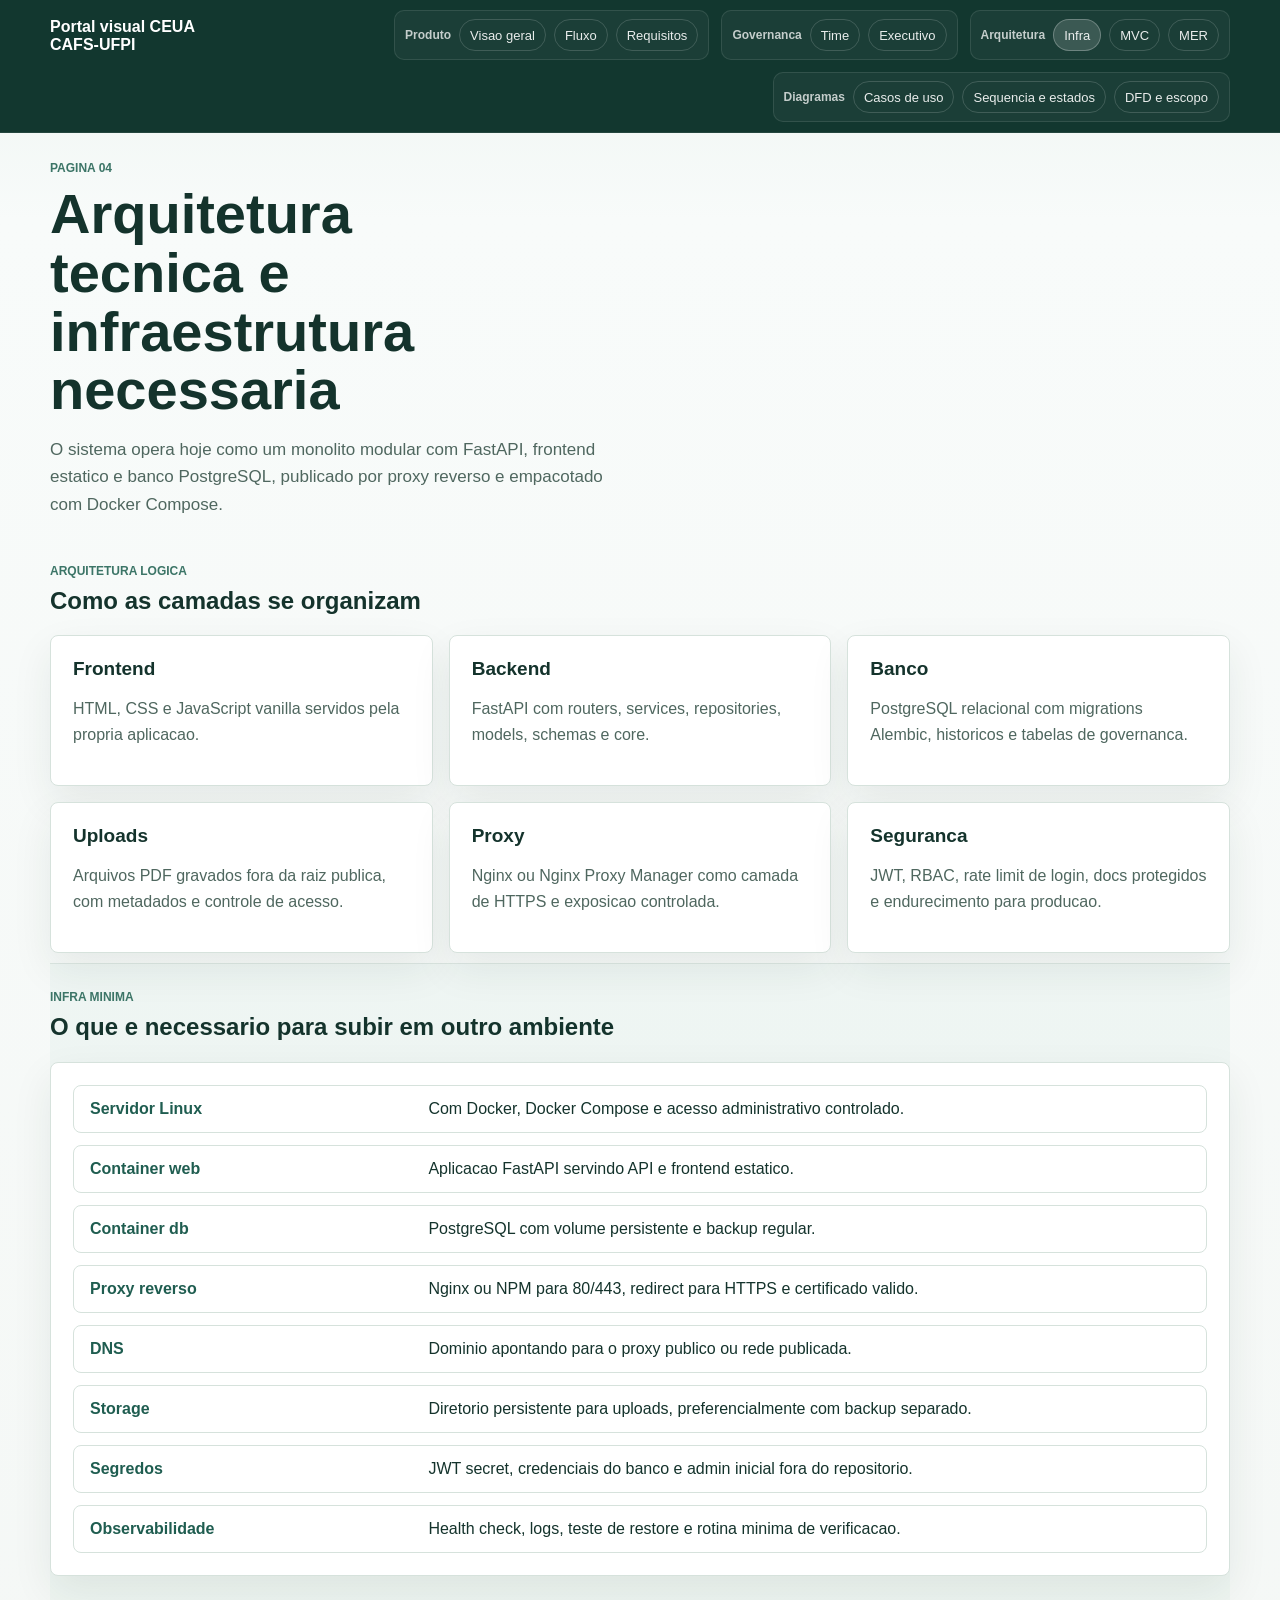
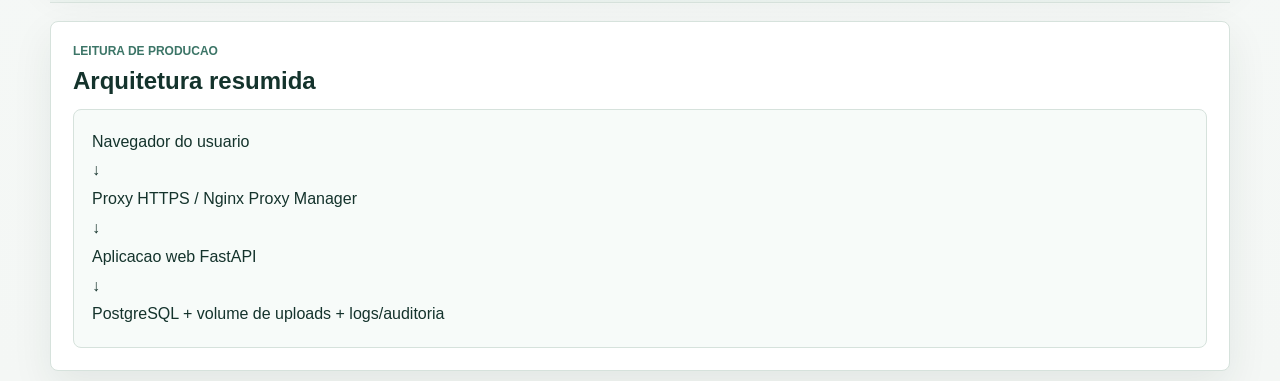
<file: pages/04-arquitetura-infra.html>
<!DOCTYPE html>
<html lang="pt-BR">
  <head>
    <meta charset="UTF-8" />
    <meta name="viewport" content="width=device-width, initial-scale=1.0" />
    <title>Arquitetura e infraestrutura - CEUA CAFS-UFPI</title>
    <link rel="stylesheet" href="../assets/styles.css" />
  </head>
  <body>
    <div class="page-shell">
      <header class="topbar">
        <div class="topbar-inner">
          <a class="brand" href="../index.html">Portal visual CEUA CAFS-UFPI</a>
          <nav class="main-nav">
            <div class="nav-group">
              <span class="nav-group-label">Produto</span>
              <a href="./01-visao-geral.html">Visao geral</a>
              <a href="./02-fluxo-operacional.html">Fluxo</a>
              <a href="./06-requisitos.html">Requisitos</a>
            </div>
            <div class="nav-group">
              <span class="nav-group-label">Governanca</span>
              <a href="./03-papeis-time.html">Time</a>
              <a href="./11-arquitetura-completa.html">Executivo</a>
            </div>
            <div class="nav-group">
              <span class="nav-group-label">Arquitetura</span>
              <a class="active" href="./04-arquitetura-infra.html">Infra</a>
              <a href="./07-mvc-aplicacao.html">MVC</a>
              <a href="./05-der-banco.html">MER</a>
            </div>
            <div class="nav-group">
              <span class="nav-group-label">Diagramas</span>
              <a href="./08-uml-casos-de-uso.html">Casos de uso</a>
              <a href="./09-uml-sequencia-estados.html">Sequencia e estados</a>
              <a href="./10-dfd-escopo-funcional.html">DFD e escopo</a>
            </div>
          </nav>
        </div>
      </header>

      <header class="hero hero-compact">
        <div class="hero-copy">
          <p class="eyebrow">Pagina 04</p>
          <h1>Arquitetura tecnica e infraestrutura necessaria</h1>
          <p class="hero-text">
            O sistema opera hoje como um monolito modular com FastAPI, frontend estatico e banco
            PostgreSQL, publicado por proxy reverso e empacotado com Docker Compose.
          </p>
        </div>
      </header>

      <main class="content">
        <section class="band">
          <div class="section-head">
            <div>
              <p class="section-kicker">Arquitetura logica</p>
              <h2>Como as camadas se organizam</h2>
            </div>
          </div>
          <div class="infra-grid">
            <article class="infra-card"><h3>Frontend</h3><p>HTML, CSS e JavaScript vanilla servidos pela propria aplicacao.</p></article>
            <article class="infra-card"><h3>Backend</h3><p>FastAPI com routers, services, repositories, models, schemas e core.</p></article>
            <article class="infra-card"><h3>Banco</h3><p>PostgreSQL relacional com migrations Alembic, historicos e tabelas de governanca.</p></article>
            <article class="infra-card"><h3>Uploads</h3><p>Arquivos PDF gravados fora da raiz publica, com metadados e controle de acesso.</p></article>
            <article class="infra-card"><h3>Proxy</h3><p>Nginx ou Nginx Proxy Manager como camada de HTTPS e exposicao controlada.</p></article>
            <article class="infra-card"><h3>Seguranca</h3><p>JWT, RBAC, rate limit de login, docs protegidos e endurecimento para producao.</p></article>
          </div>
        </section>

        <section class="band band-muted">
          <div class="section-head">
            <div>
              <p class="section-kicker">Infra minima</p>
              <h2>O que e necessario para subir em outro ambiente</h2>
            </div>
          </div>
          <div class="stack-list panel">
            <div class="stack-item"><strong>Servidor Linux</strong><span>Com Docker, Docker Compose e acesso administrativo controlado.</span></div>
            <div class="stack-item"><strong>Container web</strong><span>Aplicacao FastAPI servindo API e frontend estatico.</span></div>
            <div class="stack-item"><strong>Container db</strong><span>PostgreSQL com volume persistente e backup regular.</span></div>
            <div class="stack-item"><strong>Proxy reverso</strong><span>Nginx ou NPM para 80/443, redirect para HTTPS e certificado valido.</span></div>
            <div class="stack-item"><strong>DNS</strong><span>Dominio apontando para o proxy publico ou rede publicada.</span></div>
            <div class="stack-item"><strong>Storage</strong><span>Diretorio persistente para uploads, preferencialmente com backup separado.</span></div>
            <div class="stack-item"><strong>Segredos</strong><span>JWT secret, credenciais do banco e admin inicial fora do repositorio.</span></div>
            <div class="stack-item"><strong>Observabilidade</strong><span>Health check, logs, teste de restore e rotina minima de verificacao.</span></div>
          </div>
        </section>

        <section class="band">
          <div class="panel">
            <p class="section-kicker">Leitura de producao</p>
            <h2>Arquitetura resumida</h2>
            <div class="ascii-diagram">
              Navegador do usuario
              <br />&darr;
              <br />Proxy HTTPS / Nginx Proxy Manager
              <br />&darr;
              <br />Aplicacao web FastAPI
              <br />&darr;
              <br />PostgreSQL + volume de uploads + logs/auditoria
            </div>
          </div>
        </section>
      </main>
    </div>
    <script type="module" src="../assets/workflow.js"></script>
  </body>
</html>
</file>
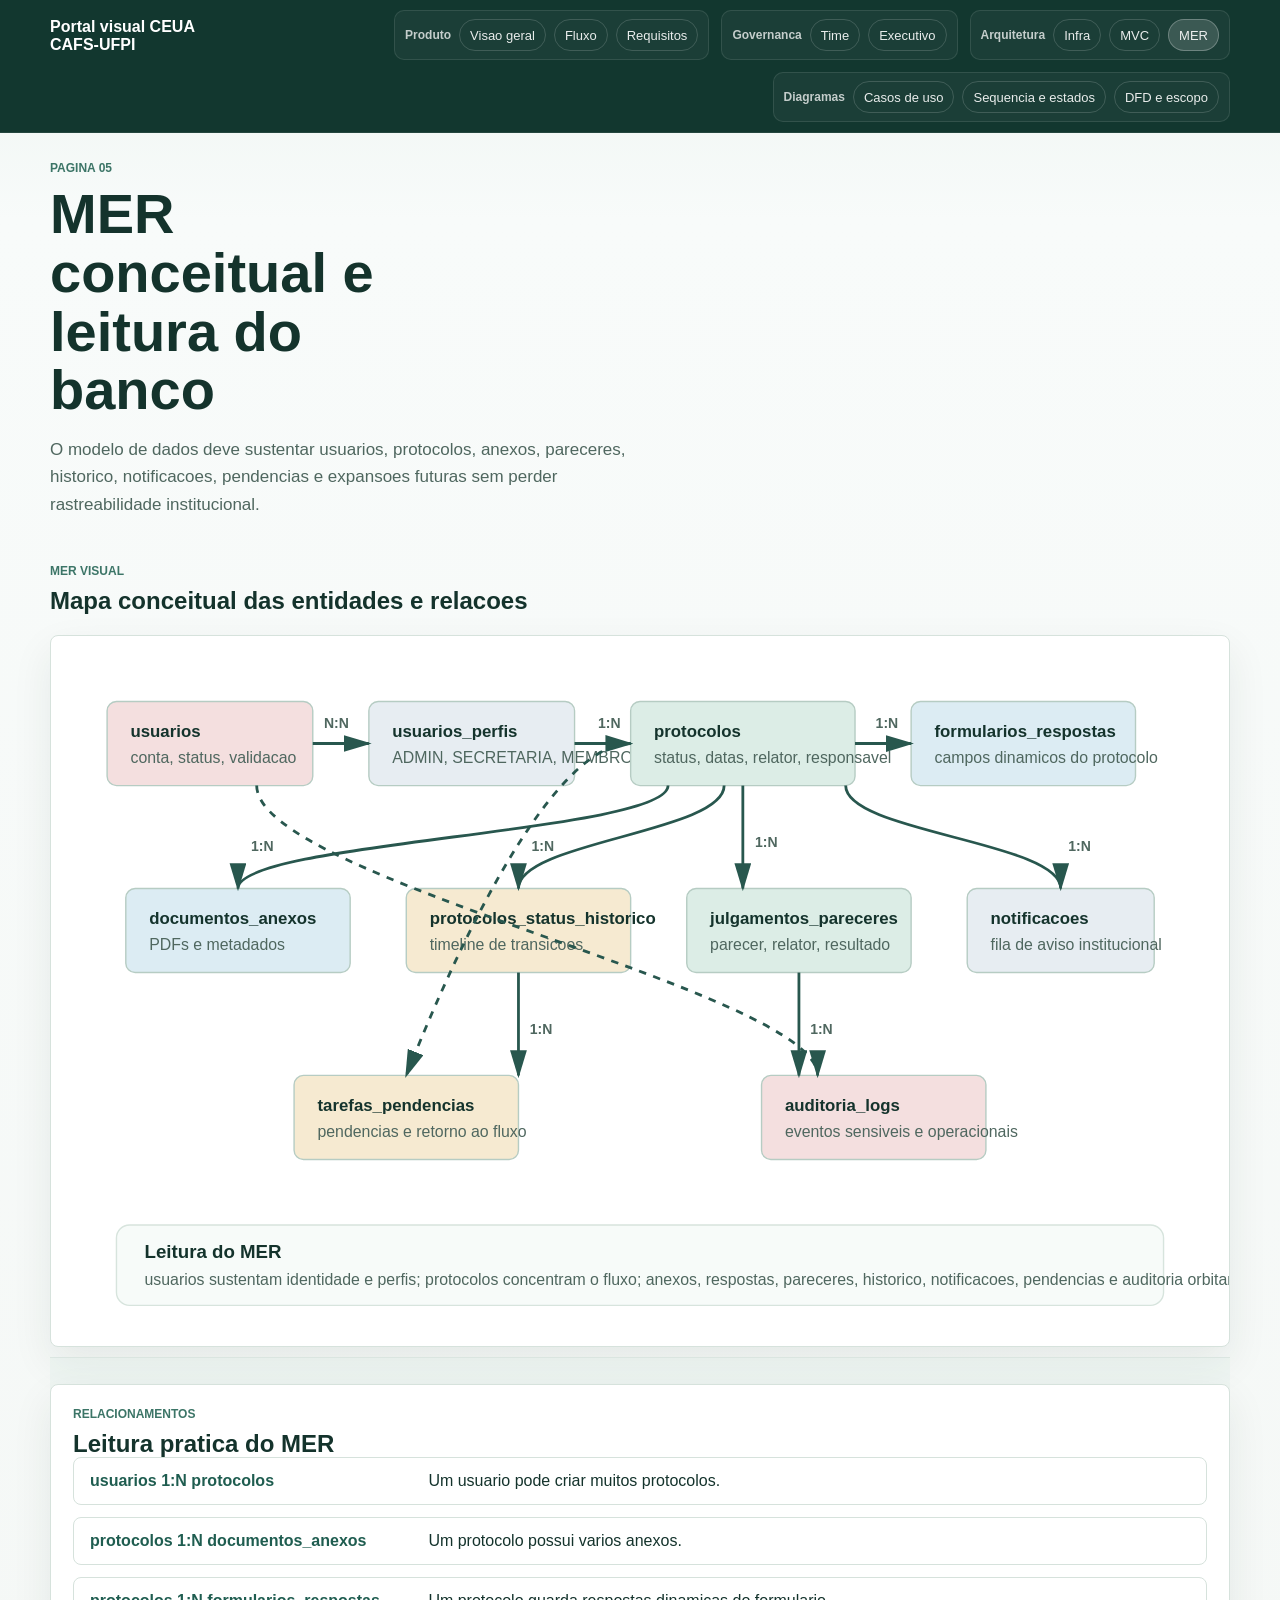
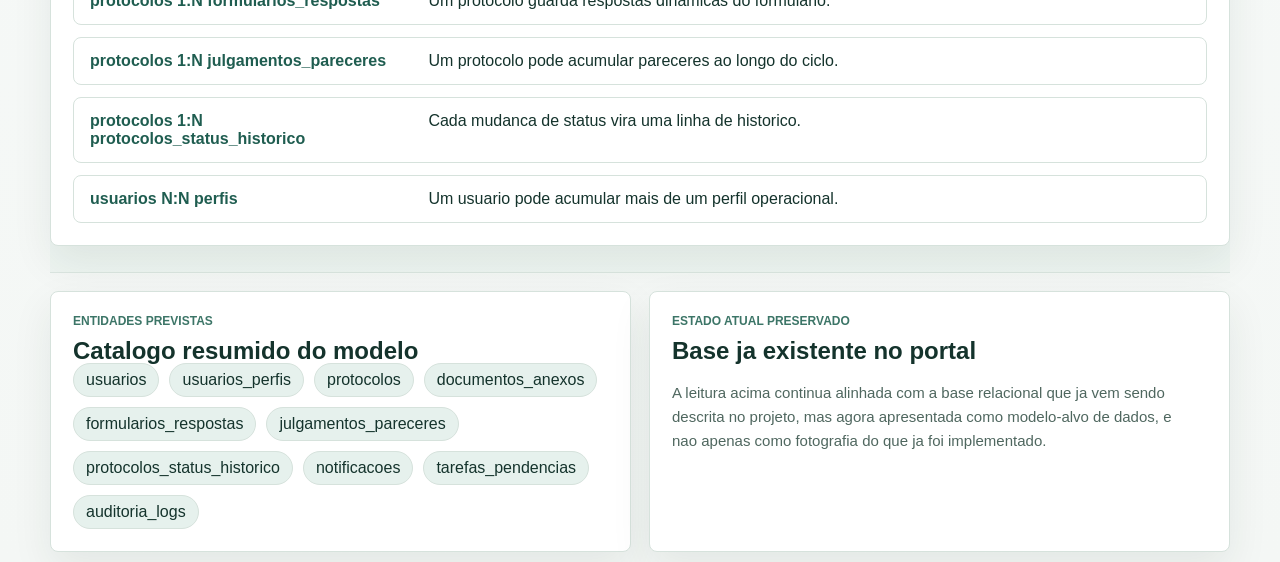
<file: pages/05-der-banco.html>
<!DOCTYPE html>
<html lang="pt-BR">
  <head>
    <meta charset="UTF-8" />
    <meta name="viewport" content="width=device-width, initial-scale=1.0" />
    <title>MER e banco - CEUA CAFS-UFPI</title>
    <link rel="stylesheet" href="../assets/styles.css" />
  </head>
  <body>
    <div class="page-shell">
      <header class="topbar">
        <div class="topbar-inner">
          <a class="brand" href="../index.html">Portal visual CEUA CAFS-UFPI</a>
          <nav class="main-nav">
            <div class="nav-group">
              <span class="nav-group-label">Produto</span>
              <a href="./01-visao-geral.html">Visao geral</a>
              <a href="./02-fluxo-operacional.html">Fluxo</a>
              <a href="./06-requisitos.html">Requisitos</a>
            </div>
            <div class="nav-group">
              <span class="nav-group-label">Governanca</span>
              <a href="./03-papeis-time.html">Time</a>
              <a href="./11-arquitetura-completa.html">Executivo</a>
            </div>
            <div class="nav-group">
              <span class="nav-group-label">Arquitetura</span>
              <a href="./04-arquitetura-infra.html">Infra</a>
              <a href="./07-mvc-aplicacao.html">MVC</a>
              <a class="active" href="./05-der-banco.html">MER</a>
            </div>
            <div class="nav-group">
              <span class="nav-group-label">Diagramas</span>
              <a href="./08-uml-casos-de-uso.html">Casos de uso</a>
              <a href="./09-uml-sequencia-estados.html">Sequencia e estados</a>
              <a href="./10-dfd-escopo-funcional.html">DFD e escopo</a>
            </div>
          </nav>
        </div>
      </header>

      <header class="hero hero-compact">
        <div class="hero-copy">
          <p class="eyebrow">Pagina 05</p>
          <h1>MER conceitual e leitura do banco</h1>
          <p class="hero-text">
            O modelo de dados deve sustentar usuarios, protocolos, anexos, pareceres, historico,
            notificacoes, pendencias e expansoes futuras sem perder rastreabilidade institucional.
          </p>
        </div>
      </header>

      <main class="content">
        <section class="band">
          <div class="section-head">
            <div>
              <p class="section-kicker">MER visual</p>
              <h2>Mapa conceitual das entidades e relacoes</h2>
            </div>
          </div>
          <div class="diagram-wrap">
            <svg class="workflow-svg" viewBox="0 0 1260 760" role="img" aria-labelledby="mer-title mer-desc">
              <title id="mer-title">MER conceitual do sistema CEUA</title>
              <desc id="mer-desc">Entidades principais do sistema e suas relacoes mais relevantes.</desc>
              <defs>
                <marker id="mer-arrow" markerWidth="10" markerHeight="10" refX="9" refY="3" orient="auto" markerUnits="strokeWidth">
                  <path d="M0,0 L10,3 L0,6 Z" fill="#28574e"></path>
                </marker>
              </defs>

              <rect x="60" y="70" width="220" height="90" rx="10" class="node actor-admin-fill" />
              <text x="85" y="108" class="node-title node-title-sm">usuarios</text>
              <text x="85" y="136" class="node-text">conta, status, validacao</text>

              <rect x="340" y="70" width="220" height="90" rx="10" class="node actor-sistema-fill" />
              <text x="365" y="108" class="node-title node-title-sm">usuarios_perfis</text>
              <text x="365" y="136" class="node-text">ADMIN, SECRETARIA, MEMBRO_CEUA</text>

              <rect x="620" y="70" width="240" height="90" rx="10" class="node actor-relator-fill" />
              <text x="645" y="108" class="node-title node-title-sm">protocolos</text>
              <text x="645" y="136" class="node-text">status, datas, relator, responsavel</text>

              <rect x="920" y="70" width="240" height="90" rx="10" class="node actor-solicitante-fill" />
              <text x="945" y="108" class="node-title node-title-sm">formularios_respostas</text>
              <text x="945" y="136" class="node-text">campos dinamicos do protocolo</text>

              <rect x="80" y="270" width="240" height="90" rx="10" class="node actor-solicitante-fill" />
              <text x="105" y="308" class="node-title node-title-sm">documentos_anexos</text>
              <text x="105" y="336" class="node-text">PDFs e metadados</text>

              <rect x="380" y="270" width="240" height="90" rx="10" class="node actor-secretaria-fill" />
              <text x="405" y="308" class="node-title node-title-sm">protocolos_status_historico</text>
              <text x="405" y="336" class="node-text">timeline de transicoes</text>

              <rect x="680" y="270" width="240" height="90" rx="10" class="node actor-relator-fill" />
              <text x="705" y="308" class="node-title node-title-sm">julgamentos_pareceres</text>
              <text x="705" y="336" class="node-text">parecer, relator, resultado</text>

              <rect x="980" y="270" width="200" height="90" rx="10" class="node actor-sistema-fill" />
              <text x="1005" y="308" class="node-title node-title-sm">notificacoes</text>
              <text x="1005" y="336" class="node-text">fila de aviso institucional</text>

              <rect x="260" y="470" width="240" height="90" rx="10" class="node actor-secretaria-fill" />
              <text x="285" y="508" class="node-title node-title-sm">tarefas_pendencias</text>
              <text x="285" y="536" class="node-text">pendencias e retorno ao fluxo</text>

              <rect x="760" y="470" width="240" height="90" rx="10" class="node actor-admin-fill" />
              <text x="785" y="508" class="node-title node-title-sm">auditoria_logs</text>
              <text x="785" y="536" class="node-text">eventos sensiveis e operacionais</text>

              <path d="M280 115 H340" class="arrow-line" style="marker-end:url(#mer-arrow)" />
              <path d="M560 115 H620" class="arrow-line" style="marker-end:url(#mer-arrow)" />
              <path d="M860 115 H920" class="arrow-line" style="marker-end:url(#mer-arrow)" />
              <path d="M740 160 V270" class="arrow-line" style="marker-end:url(#mer-arrow)" />
              <path d="M720 160 C720 210 500 220 500 270" class="arrow-line" style="marker-end:url(#mer-arrow)" />
              <path d="M660 160 C660 210 200 220 200 270" class="arrow-line" style="marker-end:url(#mer-arrow)" />
              <path d="M850 160 C850 210 1080 220 1080 270" class="arrow-line" style="marker-end:url(#mer-arrow)" />
              <path d="M800 360 V470" class="arrow-line" style="marker-end:url(#mer-arrow)" />
              <path d="M500 360 V470" class="arrow-line" style="marker-end:url(#mer-arrow)" />
              <path d="M620 115 C520 115 400 420 380 470" class="arrow-line dashed" style="marker-end:url(#mer-arrow)" />
              <path d="M220 160 C220 260 820 380 820 470" class="arrow-line dashed" style="marker-end:url(#mer-arrow)" />

              <text x="292" y="98" class="lane-label">N:N</text>
              <text x="585" y="98" class="lane-label">1:N</text>
              <text x="882" y="98" class="lane-label">1:N</text>
              <text x="753" y="226" class="lane-label">1:N</text>
              <text x="514" y="230" class="lane-label">1:N</text>
              <text x="214" y="230" class="lane-label">1:N</text>
              <text x="1088" y="230" class="lane-label">1:N</text>
              <text x="812" y="426" class="lane-label">1:N</text>
              <text x="512" y="426" class="lane-label">1:N</text>

              <rect x="70" y="630" width="1120" height="86" rx="14" class="note-box" />
              <text x="100" y="665" class="note-title">Leitura do MER</text>
              <text x="100" y="694" class="note-text">usuarios sustentam identidade e perfis; protocolos concentram o fluxo; anexos, respostas, pareceres, historico, notificacoes, pendencias e auditoria orbitam o protocolo como nucleo institucional.</text>
            </svg>
          </div>
        </section>

        <section class="band band-muted">
          <div class="panel">
            <p class="section-kicker">Relacionamentos</p>
            <h2>Leitura pratica do MER</h2>
            <div class="stack-list">
              <div class="stack-item"><strong>usuarios 1:N protocolos</strong><span>Um usuario pode criar muitos protocolos.</span></div>
              <div class="stack-item"><strong>protocolos 1:N documentos_anexos</strong><span>Um protocolo possui varios anexos.</span></div>
              <div class="stack-item"><strong>protocolos 1:N formularios_respostas</strong><span>Um protocolo guarda respostas dinamicas do formulario.</span></div>
              <div class="stack-item"><strong>protocolos 1:N julgamentos_pareceres</strong><span>Um protocolo pode acumular pareceres ao longo do ciclo.</span></div>
              <div class="stack-item"><strong>protocolos 1:N protocolos_status_historico</strong><span>Cada mudanca de status vira uma linha de historico.</span></div>
              <div class="stack-item"><strong>usuarios N:N perfis</strong><span>Um usuario pode acumular mais de um perfil operacional.</span></div>
            </div>
          </div>
        </section>

        <section class="band">
          <div class="two-column">
            <div class="panel">
              <p class="section-kicker">Entidades previstas</p>
              <h2>Catalogo resumido do modelo</h2>
              <div class="badge-list">
                <span class="soft-badge">usuarios</span>
                <span class="soft-badge">usuarios_perfis</span>
                <span class="soft-badge">protocolos</span>
                <span class="soft-badge">documentos_anexos</span>
                <span class="soft-badge">formularios_respostas</span>
                <span class="soft-badge">julgamentos_pareceres</span>
                <span class="soft-badge">protocolos_status_historico</span>
                <span class="soft-badge">notificacoes</span>
                <span class="soft-badge">tarefas_pendencias</span>
                <span class="soft-badge">auditoria_logs</span>
              </div>
            </div>
            <div class="panel">
              <p class="section-kicker">Estado atual preservado</p>
              <h2>Base ja existente no portal</h2>
              <p class="hero-text compact">
                A leitura acima continua alinhada com a base relacional que ja vem sendo descrita no
                projeto, mas agora apresentada como modelo-alvo de dados, e nao apenas como fotografia
                do que ja foi implementado.
              </p>
            </div>
          </div>
        </section>
      </main>
    </div>
    <script type="module" src="../assets/workflow.js"></script>
  </body>
</html>
</file>
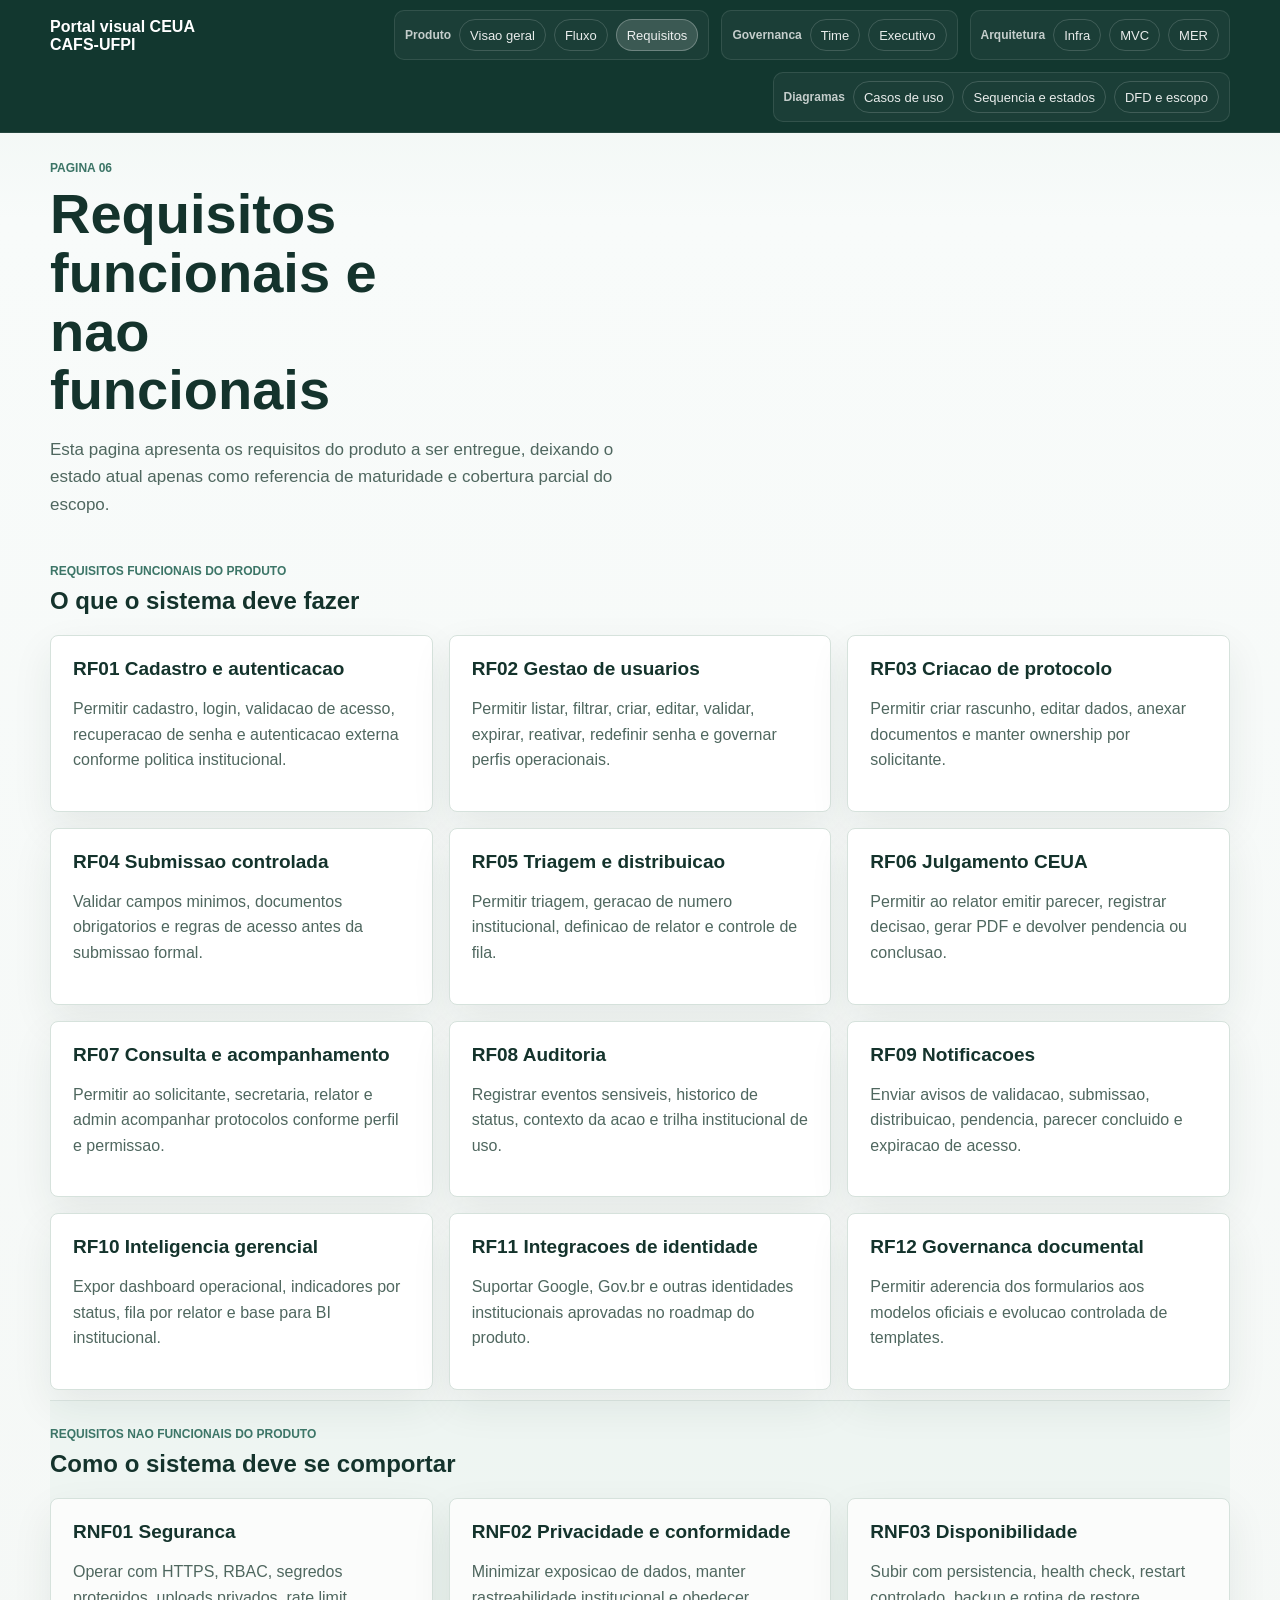
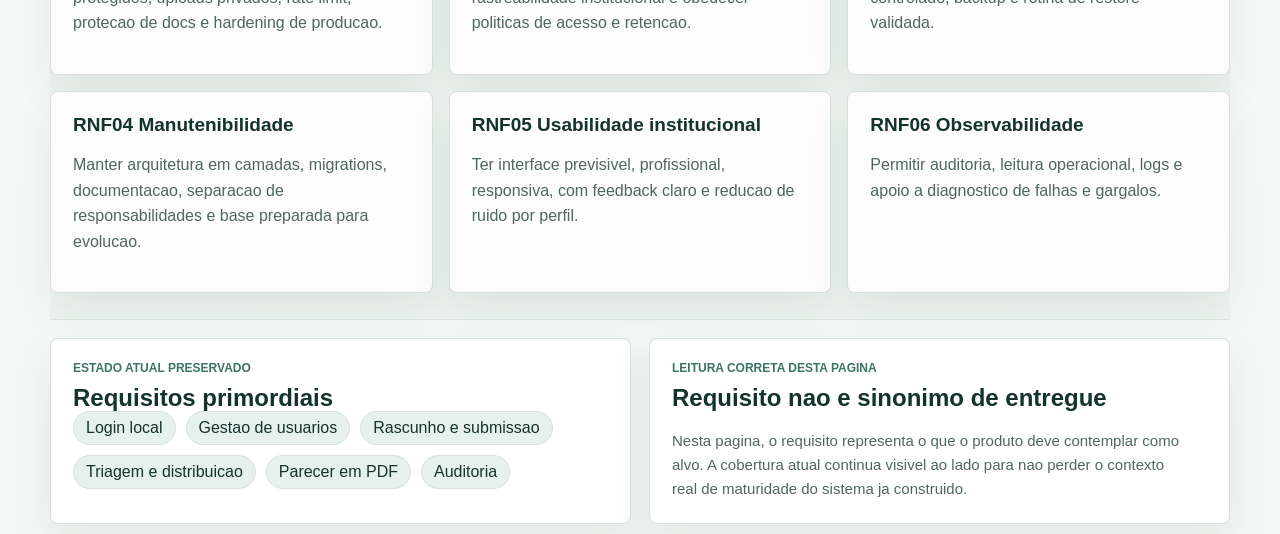
<file: pages/06-requisitos.html>
<!DOCTYPE html>
<html lang="pt-BR">
  <head>
    <meta charset="UTF-8" />
    <meta name="viewport" content="width=device-width, initial-scale=1.0" />
    <title>Requisitos - CEUA CAFS-UFPI</title>
    <link rel="stylesheet" href="../assets/styles.css" />
  </head>
  <body>
    <div class="page-shell">
      <header class="topbar">
        <div class="topbar-inner">
          <a class="brand" href="../index.html">Portal visual CEUA CAFS-UFPI</a>
          <nav class="main-nav">
            <div class="nav-group">
              <span class="nav-group-label">Produto</span>
              <a href="./01-visao-geral.html">Visao geral</a>
              <a href="./02-fluxo-operacional.html">Fluxo</a>
              <a class="active" href="./06-requisitos.html">Requisitos</a>
            </div>
            <div class="nav-group">
              <span class="nav-group-label">Governanca</span>
              <a href="./03-papeis-time.html">Time</a>
              <a href="./11-arquitetura-completa.html">Executivo</a>
            </div>
            <div class="nav-group">
              <span class="nav-group-label">Arquitetura</span>
              <a href="./04-arquitetura-infra.html">Infra</a>
              <a href="./07-mvc-aplicacao.html">MVC</a>
              <a href="./05-der-banco.html">MER</a>
            </div>
            <div class="nav-group">
              <span class="nav-group-label">Diagramas</span>
              <a href="./08-uml-casos-de-uso.html">Casos de uso</a>
              <a href="./09-uml-sequencia-estados.html">Sequencia e estados</a>
              <a href="./10-dfd-escopo-funcional.html">DFD e escopo</a>
            </div>
          </nav>
        </div>
      </header>

      <header class="hero hero-compact">
        <div class="hero-copy">
          <p class="eyebrow">Pagina 06</p>
          <h1>Requisitos funcionais e nao funcionais</h1>
          <p class="hero-text">
            Esta pagina apresenta os requisitos do produto a ser entregue, deixando o estado atual
            apenas como referencia de maturidade e cobertura parcial do escopo.
          </p>
        </div>
      </header>

      <main class="content">
        <section class="band">
          <div class="section-head">
            <div>
              <p class="section-kicker">Requisitos funcionais do produto</p>
              <h2>O que o sistema deve fazer</h2>
            </div>
          </div>
          <div class="requirement-grid">
            <article class="req-card"><h3>RF01 Cadastro e autenticacao</h3><p>Permitir cadastro, login, validacao de acesso, recuperacao de senha e autenticacao externa conforme politica institucional.</p></article>
            <article class="req-card"><h3>RF02 Gestao de usuarios</h3><p>Permitir listar, filtrar, criar, editar, validar, expirar, reativar, redefinir senha e governar perfis operacionais.</p></article>
            <article class="req-card"><h3>RF03 Criacao de protocolo</h3><p>Permitir criar rascunho, editar dados, anexar documentos e manter ownership por solicitante.</p></article>
            <article class="req-card"><h3>RF04 Submissao controlada</h3><p>Validar campos minimos, documentos obrigatorios e regras de acesso antes da submissao formal.</p></article>
            <article class="req-card"><h3>RF05 Triagem e distribuicao</h3><p>Permitir triagem, geracao de numero institucional, definicao de relator e controle de fila.</p></article>
            <article class="req-card"><h3>RF06 Julgamento CEUA</h3><p>Permitir ao relator emitir parecer, registrar decisao, gerar PDF e devolver pendencia ou conclusao.</p></article>
            <article class="req-card"><h3>RF07 Consulta e acompanhamento</h3><p>Permitir ao solicitante, secretaria, relator e admin acompanhar protocolos conforme perfil e permissao.</p></article>
            <article class="req-card"><h3>RF08 Auditoria</h3><p>Registrar eventos sensiveis, historico de status, contexto da acao e trilha institucional de uso.</p></article>
            <article class="req-card"><h3>RF09 Notificacoes</h3><p>Enviar avisos de validacao, submissao, distribuicao, pendencia, parecer concluido e expiracao de acesso.</p></article>
            <article class="req-card"><h3>RF10 Inteligencia gerencial</h3><p>Expor dashboard operacional, indicadores por status, fila por relator e base para BI institucional.</p></article>
            <article class="req-card"><h3>RF11 Integracoes de identidade</h3><p>Suportar Google, Gov.br e outras identidades institucionais aprovadas no roadmap do produto.</p></article>
            <article class="req-card"><h3>RF12 Governanca documental</h3><p>Permitir aderencia dos formularios aos modelos oficiais e evolucao controlada de templates.</p></article>
          </div>
        </section>

        <section class="band band-muted">
          <div class="section-head">
            <div>
              <p class="section-kicker">Requisitos nao funcionais do produto</p>
              <h2>Como o sistema deve se comportar</h2>
            </div>
          </div>
          <div class="requirement-grid">
            <article class="req-card soft"><h3>RNF01 Seguranca</h3><p>Operar com HTTPS, RBAC, segredos protegidos, uploads privados, rate limit, protecao de docs e hardening de producao.</p></article>
            <article class="req-card soft"><h3>RNF02 Privacidade e conformidade</h3><p>Minimizar exposicao de dados, manter rastreabilidade institucional e obedecer politicas de acesso e retencao.</p></article>
            <article class="req-card soft"><h3>RNF03 Disponibilidade</h3><p>Subir com persistencia, health check, restart controlado, backup e rotina de restore validada.</p></article>
            <article class="req-card soft"><h3>RNF04 Manutenibilidade</h3><p>Manter arquitetura em camadas, migrations, documentacao, separacao de responsabilidades e base preparada para evolucao.</p></article>
            <article class="req-card soft"><h3>RNF05 Usabilidade institucional</h3><p>Ter interface previsivel, profissional, responsiva, com feedback claro e reducao de ruido por perfil.</p></article>
            <article class="req-card soft"><h3>RNF06 Observabilidade</h3><p>Permitir auditoria, leitura operacional, logs e apoio a diagnostico de falhas e gargalos.</p></article>
          </div>
        </section>

        <section class="band">
          <div class="two-column">
            <div class="panel">
              <p class="section-kicker">Estado atual preservado</p>
              <h2>Requisitos primordiais</h2>
              <div class="badge-list">
                <span class="soft-badge">Login local</span>
                <span class="soft-badge">Gestao de usuarios</span>
                <span class="soft-badge">Rascunho e submissao</span>
                <span class="soft-badge">Triagem e distribuicao</span>
                <span class="soft-badge">Parecer em PDF</span>
                <span class="soft-badge">Auditoria</span>
              </div>
            </div>
            <div class="panel">
              <p class="section-kicker">Leitura correta desta pagina</p>
              <h2>Requisito nao e sinonimo de entregue</h2>
              <p class="hero-text compact">
                Nesta pagina, o requisito representa o que o produto deve contemplar como alvo. A
                cobertura atual continua visivel ao lado para nao perder o contexto real de maturidade
                do sistema ja construido.
              </p>
            </div>
          </div>
        </section>
      </main>
    </div>
    <script type="module" src="../assets/workflow.js"></script>
  </body>
</html>
</file>
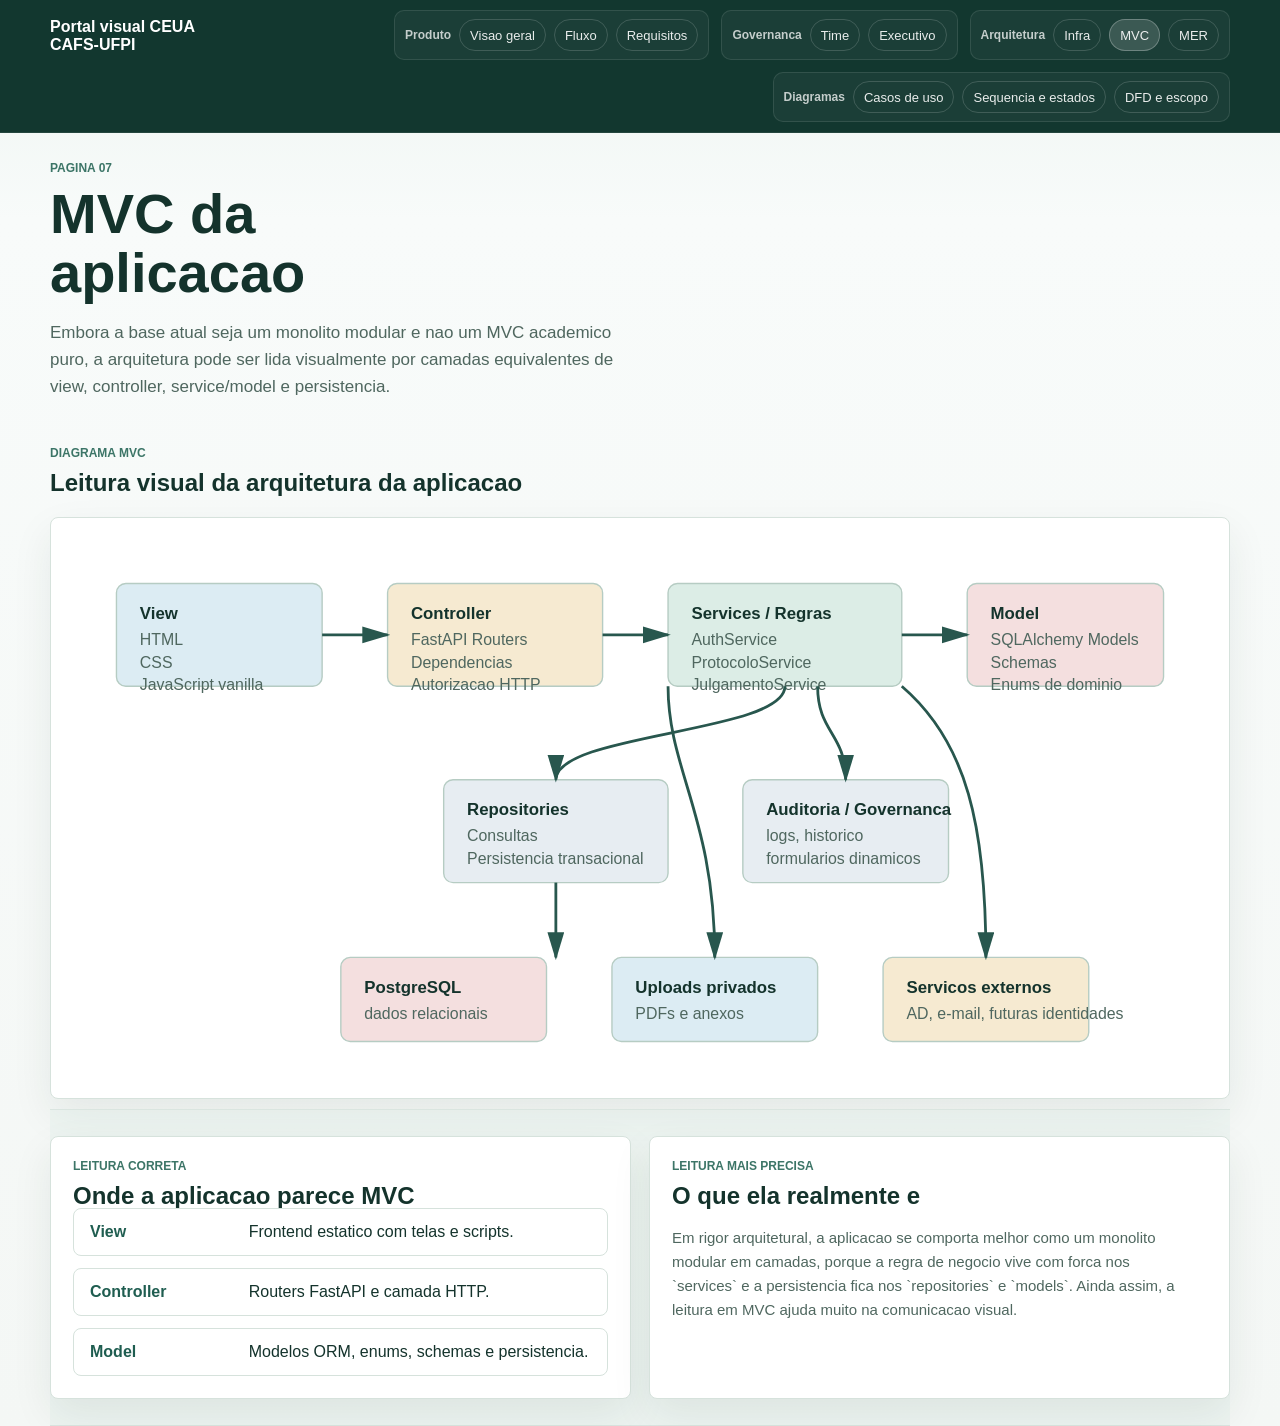
<file: pages/07-mvc-aplicacao.html>
<!DOCTYPE html>
<html lang="pt-BR">
  <head>
    <meta charset="UTF-8" />
    <meta name="viewport" content="width=device-width, initial-scale=1.0" />
    <title>MVC da aplicacao - CEUA CAFS-UFPI</title>
    <link rel="stylesheet" href="../assets/styles.css" />
  </head>
  <body>
    <div class="page-shell">
      <header class="topbar">
        <div class="topbar-inner">
          <a class="brand" href="../index.html">Portal visual CEUA CAFS-UFPI</a>
          <nav class="main-nav">
            <div class="nav-group">
              <span class="nav-group-label">Produto</span>
              <a href="./01-visao-geral.html">Visao geral</a>
              <a href="./02-fluxo-operacional.html">Fluxo</a>
              <a href="./06-requisitos.html">Requisitos</a>
            </div>
            <div class="nav-group">
              <span class="nav-group-label">Governanca</span>
              <a href="./03-papeis-time.html">Time</a>
              <a href="./11-arquitetura-completa.html">Executivo</a>
            </div>
            <div class="nav-group">
              <span class="nav-group-label">Arquitetura</span>
              <a href="./04-arquitetura-infra.html">Infra</a>
              <a class="active" href="./07-mvc-aplicacao.html">MVC</a>
              <a href="./05-der-banco.html">MER</a>
            </div>
            <div class="nav-group">
              <span class="nav-group-label">Diagramas</span>
              <a href="./08-uml-casos-de-uso.html">Casos de uso</a>
              <a href="./09-uml-sequencia-estados.html">Sequencia e estados</a>
              <a href="./10-dfd-escopo-funcional.html">DFD e escopo</a>
            </div>
          </nav>
        </div>
      </header>

      <header class="hero hero-compact">
        <div class="hero-copy">
          <p class="eyebrow">Pagina 07</p>
          <h1>MVC da aplicacao</h1>
          <p class="hero-text">
            Embora a base atual seja um monolito modular e nao um MVC academico puro, a arquitetura
            pode ser lida visualmente por camadas equivalentes de view, controller, service/model e persistencia.
          </p>
        </div>
      </header>

      <main class="content">
        <section class="band">
          <div class="section-head">
            <div>
              <p class="section-kicker">Diagrama MVC</p>
              <h2>Leitura visual da arquitetura da aplicacao</h2>
            </div>
          </div>
          <div class="diagram-wrap">
            <svg class="workflow-svg" viewBox="0 0 1260 620" role="img" aria-labelledby="mvc-title mvc-desc">
              <title id="mvc-title">MVC da aplicacao CEUA</title>
              <desc id="mvc-desc">Camadas de view, controller, services, repositories e models conectadas ao banco e aos uploads.</desc>
              <defs>
                <marker id="mvc-arrow" markerWidth="10" markerHeight="10" refX="9" refY="3" orient="auto" markerUnits="strokeWidth">
                  <path d="M0,0 L10,3 L0,6 Z" fill="#28574e"></path>
                </marker>
              </defs>

              <rect x="70" y="70" width="220" height="110" rx="10" class="node actor-solicitante-fill" />
              <text x="95" y="108" class="node-title node-title-sm">View</text>
              <text x="95" y="136" class="node-text">HTML</text>
              <text x="95" y="160" class="node-text">CSS</text>
              <text x="95" y="184" class="node-text">JavaScript vanilla</text>

              <rect x="360" y="70" width="230" height="110" rx="10" class="node actor-secretaria-fill" />
              <text x="385" y="108" class="node-title node-title-sm">Controller</text>
              <text x="385" y="136" class="node-text">FastAPI Routers</text>
              <text x="385" y="160" class="node-text">Dependencias</text>
              <text x="385" y="184" class="node-text">Autorizacao HTTP</text>

              <rect x="660" y="70" width="250" height="110" rx="10" class="node actor-relator-fill" />
              <text x="685" y="108" class="node-title node-title-sm">Services / Regras</text>
              <text x="685" y="136" class="node-text">AuthService</text>
              <text x="685" y="160" class="node-text">ProtocoloService</text>
              <text x="685" y="184" class="node-text">JulgamentoService</text>

              <rect x="980" y="70" width="210" height="110" rx="10" class="node actor-admin-fill" />
              <text x="1005" y="108" class="node-title node-title-sm">Model</text>
              <text x="1005" y="136" class="node-text">SQLAlchemy Models</text>
              <text x="1005" y="160" class="node-text">Schemas</text>
              <text x="1005" y="184" class="node-text">Enums de dominio</text>

              <rect x="420" y="280" width="240" height="110" rx="10" class="node actor-sistema-fill" />
              <text x="445" y="318" class="node-title node-title-sm">Repositories</text>
              <text x="445" y="346" class="node-text">Consultas</text>
              <text x="445" y="370" class="node-text">Persistencia transacional</text>

              <rect x="740" y="280" width="220" height="110" rx="10" class="node actor-sistema-fill" />
              <text x="765" y="318" class="node-title node-title-sm">Auditoria / Governanca</text>
              <text x="765" y="346" class="node-text">logs, historico</text>
              <text x="765" y="370" class="node-text">formularios dinamicos</text>

              <rect x="310" y="470" width="220" height="90" rx="10" class="node actor-admin-fill" />
              <text x="335" y="508" class="node-title node-title-sm">PostgreSQL</text>
              <text x="335" y="536" class="node-text">dados relacionais</text>

              <rect x="600" y="470" width="220" height="90" rx="10" class="node actor-solicitante-fill" />
              <text x="625" y="508" class="node-title node-title-sm">Uploads privados</text>
              <text x="625" y="536" class="node-text">PDFs e anexos</text>

              <rect x="890" y="470" width="220" height="90" rx="10" class="node actor-secretaria-fill" />
              <text x="915" y="508" class="node-title node-title-sm">Servicos externos</text>
              <text x="915" y="536" class="node-text">AD, e-mail, futuras identidades</text>

              <path d="M290 125 H360" class="arrow-line" style="marker-end:url(#mvc-arrow)" />
              <path d="M590 125 H660" class="arrow-line" style="marker-end:url(#mvc-arrow)" />
              <path d="M910 125 H980" class="arrow-line" style="marker-end:url(#mvc-arrow)" />
              <path d="M785 180 C785 230 540 230 540 280" class="arrow-line" style="marker-end:url(#mvc-arrow)" />
              <path d="M820 180 C820 230 850 230 850 280" class="arrow-line" style="marker-end:url(#mvc-arrow)" />
              <path d="M540 390 V470" class="arrow-line" style="marker-end:url(#mvc-arrow)" />
              <path d="M660 180 C660 270 710 320 710 470" class="arrow-line" style="marker-end:url(#mvc-arrow)" />
              <path d="M910 180 C980 240 1000 330 1000 470" class="arrow-line" style="marker-end:url(#mvc-arrow)" />
            </svg>
          </div>
        </section>

        <section class="band band-muted">
          <div class="two-column">
            <div class="panel">
              <p class="section-kicker">Leitura correta</p>
              <h2>Onde a aplicacao parece MVC</h2>
              <div class="stack-list">
                <div class="stack-item"><strong>View</strong><span>Frontend estatico com telas e scripts.</span></div>
                <div class="stack-item"><strong>Controller</strong><span>Routers FastAPI e camada HTTP.</span></div>
                <div class="stack-item"><strong>Model</strong><span>Modelos ORM, enums, schemas e persistencia.</span></div>
              </div>
            </div>
            <div class="panel">
              <p class="section-kicker">Leitura mais precisa</p>
              <h2>O que ela realmente e</h2>
              <p class="hero-text compact">
                Em rigor arquitetural, a aplicacao se comporta melhor como um monolito modular em
                camadas, porque a regra de negocio vive com forca nos `services` e a persistencia fica
                nos `repositories` e `models`. Ainda assim, a leitura em MVC ajuda muito na comunicacao visual.
              </p>
            </div>
          </div>
        </section>
      </main>
    </div>
    <script type="module" src="../assets/workflow.js"></script>
  </body>
</html>
</file>
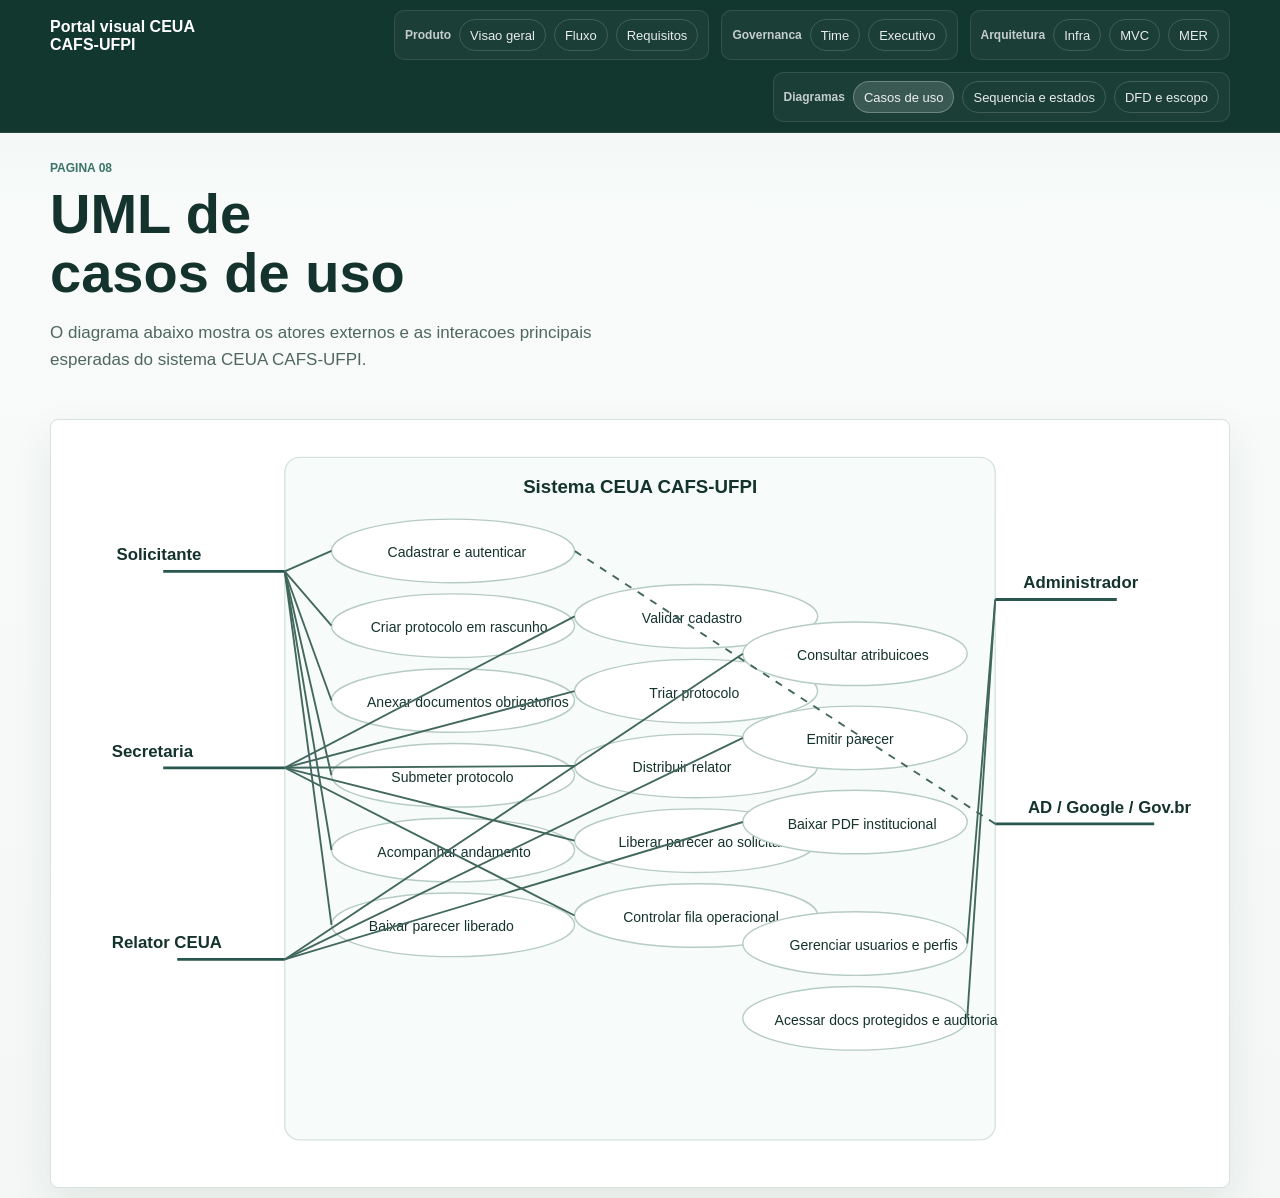
<file: pages/08-uml-casos-de-uso.html>
<!DOCTYPE html>
<html lang="pt-BR">
  <head>
    <meta charset="UTF-8" />
    <meta name="viewport" content="width=device-width, initial-scale=1.0" />
    <title>UML casos de uso - CEUA CAFS-UFPI</title>
    <link rel="stylesheet" href="../assets/styles.css" />
  </head>
  <body>
    <div class="page-shell">
      <header class="topbar">
        <div class="topbar-inner">
          <a class="brand" href="../index.html">Portal visual CEUA CAFS-UFPI</a>
          <nav class="main-nav">
            <div class="nav-group">
              <span class="nav-group-label">Produto</span>
              <a href="./01-visao-geral.html">Visao geral</a>
              <a href="./02-fluxo-operacional.html">Fluxo</a>
              <a href="./06-requisitos.html">Requisitos</a>
            </div>
            <div class="nav-group">
              <span class="nav-group-label">Governanca</span>
              <a href="./03-papeis-time.html">Time</a>
              <a href="./11-arquitetura-completa.html">Executivo</a>
            </div>
            <div class="nav-group">
              <span class="nav-group-label">Arquitetura</span>
              <a href="./04-arquitetura-infra.html">Infra</a>
              <a href="./07-mvc-aplicacao.html">MVC</a>
              <a href="./05-der-banco.html">MER</a>
            </div>
            <div class="nav-group">
              <span class="nav-group-label">Diagramas</span>
              <a class="active" href="./08-uml-casos-de-uso.html">Casos de uso</a>
              <a href="./09-uml-sequencia-estados.html">Sequencia e estados</a>
              <a href="./10-dfd-escopo-funcional.html">DFD e escopo</a>
            </div>
          </nav>
        </div>
      </header>

      <header class="hero hero-compact">
        <div class="hero-copy">
          <p class="eyebrow">Pagina 08</p>
          <h1>UML de casos de uso</h1>
          <p class="hero-text">
            O diagrama abaixo mostra os atores externos e as interacoes principais esperadas do sistema CEUA CAFS-UFPI.
          </p>
        </div>
      </header>

      <main class="content">
        <section class="band">
          <div class="diagram-wrap">
            <svg class="workflow-svg" viewBox="0 0 1260 820" role="img" aria-labelledby="usecase-title usecase-desc">
              <title id="usecase-title">Casos de uso do sistema CEUA</title>
              <desc id="usecase-desc">Atores e casos de uso principais de solicitante, secretaria, relator, admin e provedores externos.</desc>

              <rect x="250" y="40" width="760" height="730" rx="16" class="note-box" />
              <text x="505" y="78" class="note-title">Sistema CEUA CAFS-UFPI</text>

              <text x="70" y="150" class="node-title node-title-sm">Solicitante</text>
              <line x1="120" y1="162" x2="250" y2="162" class="arrow-line" />
              <text x="65" y="360" class="node-title node-title-sm">Secretaria</text>
              <line x1="120" y1="372" x2="250" y2="372" class="arrow-line" />
              <text x="65" y="565" class="node-title node-title-sm">Relator CEUA</text>
              <line x1="135" y1="577" x2="250" y2="577" class="arrow-line" />
              <text x="1040" y="180" class="node-title node-title-sm">Administrador</text>
              <line x1="1010" y1="192" x2="1140" y2="192" class="arrow-line" />
              <text x="1045" y="420" class="node-title node-title-sm">AD / Google / Gov.br</text>
              <line x1="1010" y1="432" x2="1180" y2="432" class="arrow-line" />

              <ellipse cx="430" cy="140" rx="130" ry="34" class="usecase" />
              <text x="360" y="147" class="usecase-text">Cadastrar e autenticar</text>
              <ellipse cx="430" cy="220" rx="130" ry="34" class="usecase" />
              <text x="342" y="227" class="usecase-text">Criar protocolo em rascunho</text>
              <ellipse cx="430" cy="300" rx="130" ry="34" class="usecase" />
              <text x="338" y="307" class="usecase-text">Anexar documentos obrigatorios</text>
              <ellipse cx="430" cy="380" rx="130" ry="34" class="usecase" />
              <text x="364" y="387" class="usecase-text">Submeter protocolo</text>
              <ellipse cx="430" cy="460" rx="130" ry="34" class="usecase" />
              <text x="349" y="467" class="usecase-text">Acompanhar andamento</text>
              <ellipse cx="430" cy="540" rx="130" ry="34" class="usecase" />
              <text x="340" y="547" class="usecase-text">Baixar parecer liberado</text>

              <ellipse cx="690" cy="210" rx="130" ry="34" class="usecase" />
              <text x="632" y="217" class="usecase-text">Validar cadastro</text>
              <ellipse cx="690" cy="290" rx="130" ry="34" class="usecase" />
              <text x="640" y="297" class="usecase-text">Triar protocolo</text>
              <ellipse cx="690" cy="370" rx="130" ry="34" class="usecase" />
              <text x="622" y="377" class="usecase-text">Distribuir relator</text>
              <ellipse cx="690" cy="450" rx="130" ry="34" class="usecase" />
              <text x="607" y="457" class="usecase-text">Liberar parecer ao solicitante</text>
              <ellipse cx="690" cy="530" rx="130" ry="34" class="usecase" />
              <text x="612" y="537" class="usecase-text">Controlar fila operacional</text>

              <ellipse cx="860" cy="250" rx="120" ry="34" class="usecase" />
              <text x="798" y="257" class="usecase-text">Consultar atribuicoes</text>
              <ellipse cx="860" cy="340" rx="120" ry="34" class="usecase" />
              <text x="808" y="347" class="usecase-text">Emitir parecer</text>
              <ellipse cx="860" cy="430" rx="120" ry="34" class="usecase" />
              <text x="788" y="437" class="usecase-text">Baixar PDF institucional</text>

              <ellipse cx="860" cy="560" rx="120" ry="34" class="usecase" />
              <text x="790" y="567" class="usecase-text">Gerenciar usuarios e perfis</text>
              <ellipse cx="860" cy="640" rx="120" ry="34" class="usecase" />
              <text x="774" y="647" class="usecase-text">Acessar docs protegidos e auditoria</text>

              <line x1="250" y1="162" x2="300" y2="140" class="uml-link" />
              <line x1="250" y1="162" x2="300" y2="220" class="uml-link" />
              <line x1="250" y1="162" x2="300" y2="300" class="uml-link" />
              <line x1="250" y1="162" x2="300" y2="380" class="uml-link" />
              <line x1="250" y1="162" x2="300" y2="460" class="uml-link" />
              <line x1="250" y1="162" x2="300" y2="540" class="uml-link" />

              <line x1="250" y1="372" x2="560" y2="210" class="uml-link" />
              <line x1="250" y1="372" x2="560" y2="290" class="uml-link" />
              <line x1="250" y1="372" x2="560" y2="370" class="uml-link" />
              <line x1="250" y1="372" x2="560" y2="450" class="uml-link" />
              <line x1="250" y1="372" x2="560" y2="530" class="uml-link" />

              <line x1="250" y1="577" x2="740" y2="250" class="uml-link" />
              <line x1="250" y1="577" x2="740" y2="340" class="uml-link" />
              <line x1="250" y1="577" x2="740" y2="430" class="uml-link" />

              <line x1="1010" y1="192" x2="980" y2="560" class="uml-link" />
              <line x1="1010" y1="192" x2="980" y2="640" class="uml-link" />
              <line x1="1010" y1="432" x2="560" y2="140" class="uml-link dashed" />
            </svg>
          </div>
        </section>
      </main>
    </div>
    <script type="module" src="../assets/workflow.js"></script>
  </body>
</html>
</file>
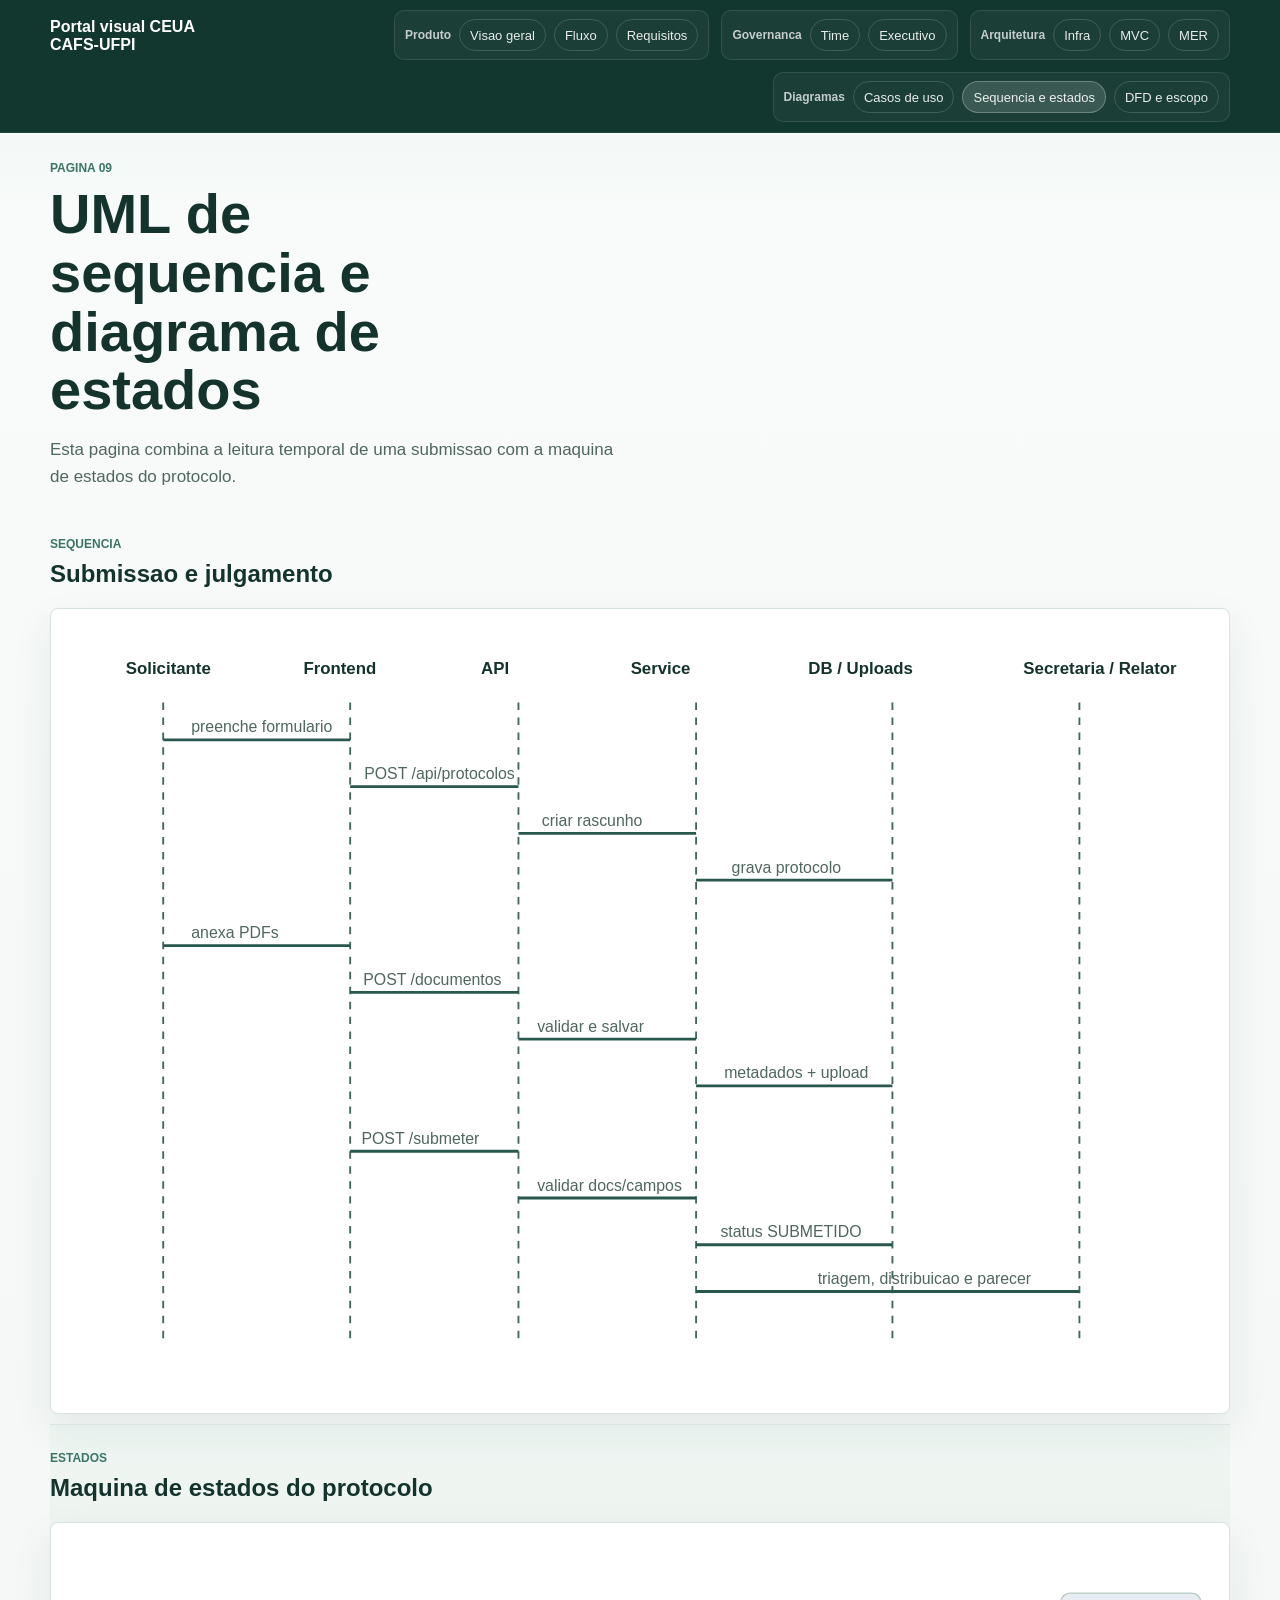
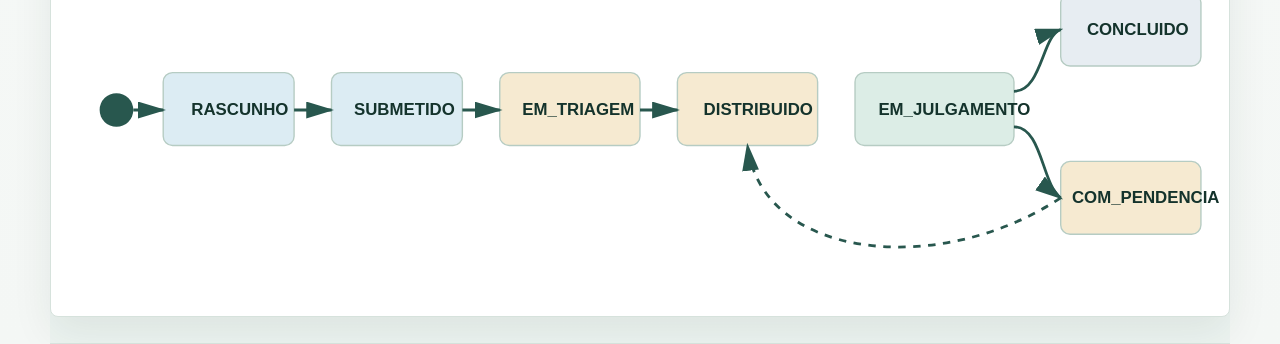
<file: pages/09-uml-sequencia-estados.html>
<!DOCTYPE html>
<html lang="pt-BR">
  <head>
    <meta charset="UTF-8" />
    <meta name="viewport" content="width=device-width, initial-scale=1.0" />
    <title>UML sequencia e estados - CEUA CAFS-UFPI</title>
    <link rel="stylesheet" href="../assets/styles.css" />
  </head>
  <body>
    <div class="page-shell">
      <header class="topbar">
        <div class="topbar-inner">
          <a class="brand" href="../index.html">Portal visual CEUA CAFS-UFPI</a>
          <nav class="main-nav">
            <div class="nav-group">
              <span class="nav-group-label">Produto</span>
              <a href="./01-visao-geral.html">Visao geral</a>
              <a href="./02-fluxo-operacional.html">Fluxo</a>
              <a href="./06-requisitos.html">Requisitos</a>
            </div>
            <div class="nav-group">
              <span class="nav-group-label">Governanca</span>
              <a href="./03-papeis-time.html">Time</a>
              <a href="./11-arquitetura-completa.html">Executivo</a>
            </div>
            <div class="nav-group">
              <span class="nav-group-label">Arquitetura</span>
              <a href="./04-arquitetura-infra.html">Infra</a>
              <a href="./07-mvc-aplicacao.html">MVC</a>
              <a href="./05-der-banco.html">MER</a>
            </div>
            <div class="nav-group">
              <span class="nav-group-label">Diagramas</span>
              <a href="./08-uml-casos-de-uso.html">Casos de uso</a>
              <a class="active" href="./09-uml-sequencia-estados.html">Sequencia e estados</a>
              <a href="./10-dfd-escopo-funcional.html">DFD e escopo</a>
            </div>
          </nav>
        </div>
      </header>

      <header class="hero hero-compact">
        <div class="hero-copy">
          <p class="eyebrow">Pagina 09</p>
          <h1>UML de sequencia e diagrama de estados</h1>
          <p class="hero-text">
            Esta pagina combina a leitura temporal de uma submissao com a maquina de estados do protocolo.
          </p>
        </div>
      </header>

      <main class="content">
        <section class="band">
          <div class="section-head"><div><p class="section-kicker">Sequencia</p><h2>Submissao e julgamento</h2></div></div>
          <div class="diagram-wrap">
            <svg class="workflow-svg" viewBox="0 0 1260 860" role="img" aria-labelledby="seq-title seq-desc">
              <title id="seq-title">Sequencia de submissao e julgamento</title>
              <desc id="seq-desc">Interacao entre solicitante, frontend, api, servicos, banco, uploads e relator.</desc>
              <text x="80" y="70" class="node-title node-title-sm">Solicitante</text>
              <text x="270" y="70" class="node-title node-title-sm">Frontend</text>
              <text x="460" y="70" class="node-title node-title-sm">API</text>
              <text x="620" y="70" class="node-title node-title-sm">Service</text>
              <text x="810" y="70" class="node-title node-title-sm">DB / Uploads</text>
              <text x="1040" y="70" class="node-title node-title-sm">Secretaria / Relator</text>

              <line x1="120" y1="100" x2="120" y2="780" class="uml-link dashed" />
              <line x1="320" y1="100" x2="320" y2="780" class="uml-link dashed" />
              <line x1="500" y1="100" x2="500" y2="780" class="uml-link dashed" />
              <line x1="690" y1="100" x2="690" y2="780" class="uml-link dashed" />
              <line x1="900" y1="100" x2="900" y2="780" class="uml-link dashed" />
              <line x1="1100" y1="100" x2="1100" y2="780" class="uml-link dashed" />

              <path d="M120 140 H320" class="arrow-line" />
              <text x="150" y="132" class="note-text">preenche formulario</text>
              <path d="M320 190 H500" class="arrow-line" />
              <text x="335" y="182" class="note-text">POST /api/protocolos</text>
              <path d="M500 240 H690" class="arrow-line" />
              <text x="525" y="232" class="note-text">criar rascunho</text>
              <path d="M690 290 H900" class="arrow-line" />
              <text x="728" y="282" class="note-text">grava protocolo</text>
              <path d="M120 360 H320" class="arrow-line" />
              <text x="150" y="352" class="note-text">anexa PDFs</text>
              <path d="M320 410 H500" class="arrow-line" />
              <text x="334" y="402" class="note-text">POST /documentos</text>
              <path d="M500 460 H690" class="arrow-line" />
              <text x="520" y="452" class="note-text">validar e salvar</text>
              <path d="M690 510 H900" class="arrow-line" />
              <text x="720" y="502" class="note-text">metadados + upload</text>
              <path d="M320 580 H500" class="arrow-line" />
              <text x="332" y="572" class="note-text">POST /submeter</text>
              <path d="M500 630 H690" class="arrow-line" />
              <text x="520" y="622" class="note-text">validar docs/campos</text>
              <path d="M690 680 H900" class="arrow-line" />
              <text x="716" y="672" class="note-text">status SUBMETIDO</text>
              <path d="M1100 730 H690" class="arrow-line" />
              <text x="820" y="722" class="note-text">triagem, distribuicao e parecer</text>
            </svg>
          </div>
        </section>

        <section class="band band-muted">
          <div class="section-head"><div><p class="section-kicker">Estados</p><h2>Maquina de estados do protocolo</h2></div></div>
          <div class="diagram-wrap">
            <svg class="workflow-svg" viewBox="0 0 1260 420" role="img" aria-labelledby="state-title state-desc">
              <title id="state-title">Estados do protocolo</title>
              <desc id="state-desc">Fluxo entre rascunho, submetido, triagem, distribuido, julgamento, pendencia e concluido.</desc>
              <defs>
                <marker id="state-arrow" markerWidth="10" markerHeight="10" refX="9" refY="3" orient="auto" markerUnits="strokeWidth">
                  <path d="M0,0 L10,3 L0,6 Z" fill="#28574e"></path>
                </marker>
              </defs>
              <circle cx="70" cy="200" r="18" fill="#28574e" />
              <rect x="120" y="160" width="140" height="78" rx="10" class="node actor-solicitante-fill" />
              <text x="150" y="205" class="node-title node-title-sm">RASCUNHO</text>
              <rect x="300" y="160" width="140" height="78" rx="10" class="node actor-solicitante-fill" />
              <text x="324" y="205" class="node-title node-title-sm">SUBMETIDO</text>
              <rect x="480" y="160" width="150" height="78" rx="10" class="node actor-secretaria-fill" />
              <text x="504" y="205" class="node-title node-title-sm">EM_TRIAGEM</text>
              <rect x="670" y="160" width="150" height="78" rx="10" class="node actor-secretaria-fill" />
              <text x="698" y="205" class="node-title node-title-sm">DISTRIBUIDO</text>
              <rect x="860" y="160" width="170" height="78" rx="10" class="node actor-relator-fill" />
              <text x="885" y="205" class="node-title node-title-sm">EM_JULGAMENTO</text>
              <rect x="1080" y="75" width="150" height="78" rx="10" class="node actor-sistema-fill" />
              <text x="1108" y="120" class="node-title node-title-sm">CONCLUIDO</text>
              <rect x="1080" y="255" width="150" height="78" rx="10" class="node actor-secretaria-fill" />
              <text x="1092" y="300" class="node-title node-title-sm">COM_PENDENCIA</text>
              <path d="M88 200 H120" class="arrow-line" style="marker-end:url(#state-arrow)" />
              <path d="M260 200 H300" class="arrow-line" style="marker-end:url(#state-arrow)" />
              <path d="M440 200 H480" class="arrow-line" style="marker-end:url(#state-arrow)" />
              <path d="M630 200 H670" class="arrow-line" style="marker-end:url(#state-arrow)" />
              <path d="M1030 180 C1060 180 1060 120 1080 114" class="arrow-line" style="marker-end:url(#state-arrow)" />
              <path d="M1030 218 C1060 218 1060 280 1080 294" class="arrow-line" style="marker-end:url(#state-arrow)" />
              <path d="M1080 294 C950 380 760 360 745 238" class="arrow-line dashed" style="marker-end:url(#state-arrow)" />
            </svg>
          </div>
        </section>
      </main>
    </div>
    <script type="module" src="../assets/workflow.js"></script>
  </body>
</html>
</file>
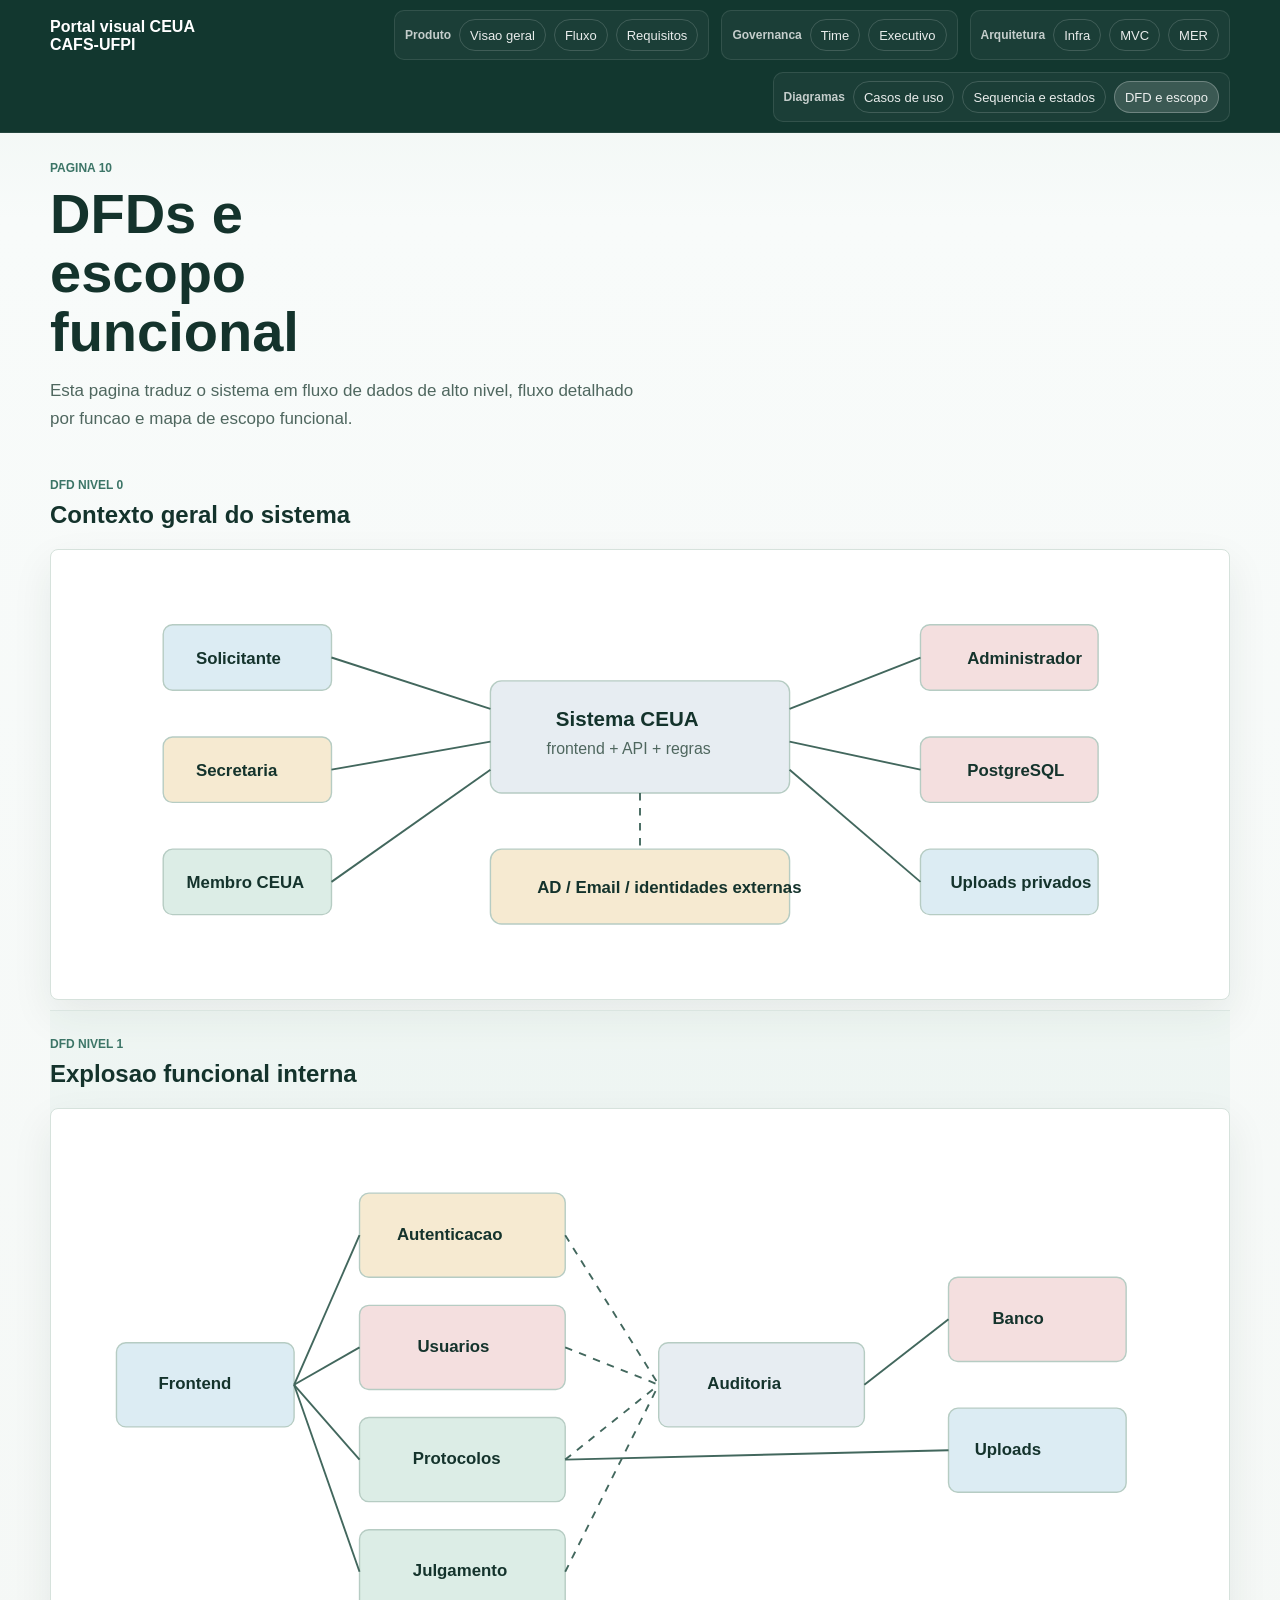
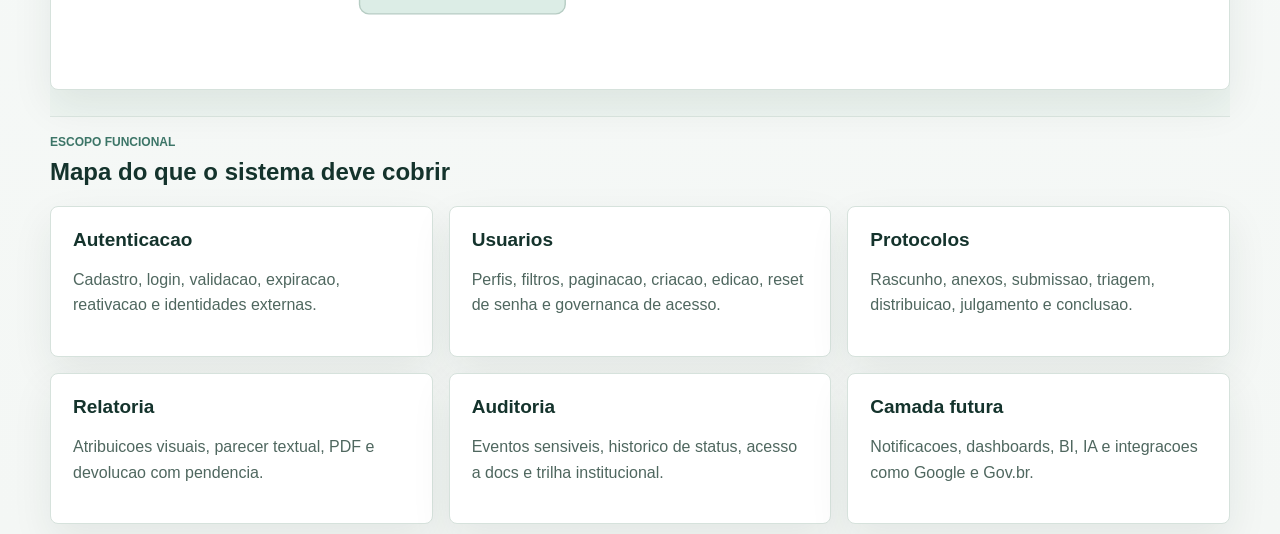
<file: pages/10-dfd-escopo-funcional.html>
<!DOCTYPE html>
<html lang="pt-BR">
  <head>
    <meta charset="UTF-8" />
    <meta name="viewport" content="width=device-width, initial-scale=1.0" />
    <title>DFD e escopo funcional - CEUA CAFS-UFPI</title>
    <link rel="stylesheet" href="../assets/styles.css" />
  </head>
  <body>
    <div class="page-shell">
      <header class="topbar">
        <div class="topbar-inner">
          <a class="brand" href="../index.html">Portal visual CEUA CAFS-UFPI</a>
          <nav class="main-nav">
            <div class="nav-group">
              <span class="nav-group-label">Produto</span>
              <a href="./01-visao-geral.html">Visao geral</a>
              <a href="./02-fluxo-operacional.html">Fluxo</a>
              <a href="./06-requisitos.html">Requisitos</a>
            </div>
            <div class="nav-group">
              <span class="nav-group-label">Governanca</span>
              <a href="./03-papeis-time.html">Time</a>
              <a href="./11-arquitetura-completa.html">Executivo</a>
            </div>
            <div class="nav-group">
              <span class="nav-group-label">Arquitetura</span>
              <a href="./04-arquitetura-infra.html">Infra</a>
              <a href="./07-mvc-aplicacao.html">MVC</a>
              <a href="./05-der-banco.html">MER</a>
            </div>
            <div class="nav-group">
              <span class="nav-group-label">Diagramas</span>
              <a href="./08-uml-casos-de-uso.html">Casos de uso</a>
              <a href="./09-uml-sequencia-estados.html">Sequencia e estados</a>
              <a class="active" href="./10-dfd-escopo-funcional.html">DFD e escopo</a>
            </div>
          </nav>
        </div>
      </header>

      <header class="hero hero-compact">
        <div class="hero-copy">
          <p class="eyebrow">Pagina 10</p>
          <h1>DFDs e escopo funcional</h1>
          <p class="hero-text">
            Esta pagina traduz o sistema em fluxo de dados de alto nivel, fluxo detalhado por funcao e mapa de escopo funcional.
          </p>
        </div>
      </header>

      <main class="content">
        <section class="band">
          <div class="section-head"><div><p class="section-kicker">DFD nivel 0</p><h2>Contexto geral do sistema</h2></div></div>
          <div class="diagram-wrap">
            <svg class="workflow-svg" viewBox="0 0 1260 480" role="img" aria-labelledby="dfd0-title dfd0-desc">
              <title id="dfd0-title">DFD nivel 0</title>
              <desc id="dfd0-desc">Usuarios, proxy, sistema, banco, uploads e identidade externa.</desc>
              <rect x="470" y="140" width="320" height="120" rx="12" class="node actor-sistema-fill" />
              <text x="540" y="188" class="node-title">Sistema CEUA</text>
              <text x="530" y="218" class="node-text">frontend + API + regras</text>
              <rect x="120" y="80" width="180" height="70" rx="10" class="node actor-solicitante-fill" />
              <text x="155" y="122" class="node-title node-title-sm">Solicitante</text>
              <rect x="120" y="200" width="180" height="70" rx="10" class="node actor-secretaria-fill" />
              <text x="155" y="242" class="node-title node-title-sm">Secretaria</text>
              <rect x="120" y="320" width="180" height="70" rx="10" class="node actor-relator-fill" />
              <text x="145" y="362" class="node-title node-title-sm">Membro CEUA</text>
              <rect x="930" y="80" width="190" height="70" rx="10" class="node actor-admin-fill" />
              <text x="980" y="122" class="node-title node-title-sm">Administrador</text>
              <rect x="930" y="200" width="190" height="70" rx="10" class="node actor-admin-fill" />
              <text x="980" y="242" class="node-title node-title-sm">PostgreSQL</text>
              <rect x="930" y="320" width="190" height="70" rx="10" class="node actor-solicitante-fill" />
              <text x="962" y="362" class="node-title node-title-sm">Uploads privados</text>
              <rect x="470" y="320" width="320" height="80" rx="12" class="node actor-secretaria-fill" />
              <text x="520" y="367" class="node-title node-title-sm">AD / Email / identidades externas</text>
              <line x1="300" y1="115" x2="470" y2="170" class="uml-link" />
              <line x1="300" y1="235" x2="470" y2="205" class="uml-link" />
              <line x1="300" y1="355" x2="470" y2="235" class="uml-link" />
              <line x1="790" y1="170" x2="930" y2="115" class="uml-link" />
              <line x1="790" y1="205" x2="930" y2="235" class="uml-link" />
              <line x1="790" y1="235" x2="930" y2="355" class="uml-link" />
              <line x1="630" y1="260" x2="630" y2="320" class="uml-link dashed" />
            </svg>
          </div>
        </section>

        <section class="band band-muted">
          <div class="section-head"><div><p class="section-kicker">DFD nivel 1</p><h2>Explosao funcional interna</h2></div></div>
          <div class="diagram-wrap">
            <svg class="workflow-svg" viewBox="0 0 1260 620" role="img" aria-labelledby="dfd1-title dfd1-desc">
              <title id="dfd1-title">DFD nivel 1</title>
              <desc id="dfd1-desc">Frontend, autenticacao, usuarios, protocolos, julgamento e auditoria.</desc>
              <rect x="70" y="250" width="190" height="90" rx="10" class="node actor-solicitante-fill" />
              <text x="115" y="300" class="node-title node-title-sm">Frontend</text>
              <rect x="330" y="90" width="220" height="90" rx="10" class="node actor-secretaria-fill" />
              <text x="370" y="140" class="node-title node-title-sm">Autenticacao</text>
              <rect x="330" y="210" width="220" height="90" rx="10" class="node actor-admin-fill" />
              <text x="392" y="260" class="node-title node-title-sm">Usuarios</text>
              <rect x="330" y="330" width="220" height="90" rx="10" class="node actor-relator-fill" />
              <text x="387" y="380" class="node-title node-title-sm">Protocolos</text>
              <rect x="330" y="450" width="220" height="90" rx="10" class="node actor-relator-fill" />
              <text x="387" y="500" class="node-title node-title-sm">Julgamento</text>
              <rect x="650" y="250" width="220" height="90" rx="10" class="node actor-sistema-fill" />
              <text x="702" y="300" class="node-title node-title-sm">Auditoria</text>
              <rect x="960" y="180" width="190" height="90" rx="10" class="node actor-admin-fill" />
              <text x="1007" y="230" class="node-title node-title-sm">Banco</text>
              <rect x="960" y="320" width="190" height="90" rx="10" class="node actor-solicitante-fill" />
              <text x="988" y="370" class="node-title node-title-sm">Uploads</text>
              <line x1="260" y1="295" x2="330" y2="135" class="uml-link" />
              <line x1="260" y1="295" x2="330" y2="255" class="uml-link" />
              <line x1="260" y1="295" x2="330" y2="375" class="uml-link" />
              <line x1="260" y1="295" x2="330" y2="495" class="uml-link" />
              <line x1="550" y1="135" x2="650" y2="295" class="uml-link dashed" />
              <line x1="550" y1="255" x2="650" y2="295" class="uml-link dashed" />
              <line x1="550" y1="375" x2="650" y2="295" class="uml-link dashed" />
              <line x1="550" y1="495" x2="650" y2="295" class="uml-link dashed" />
              <line x1="870" y1="295" x2="960" y2="225" class="uml-link" />
              <line x1="550" y1="375" x2="960" y2="365" class="uml-link" />
            </svg>
          </div>
        </section>

        <section class="band">
          <div class="section-head"><div><p class="section-kicker">Escopo funcional</p><h2>Mapa do que o sistema deve cobrir</h2></div></div>
          <div class="portal-grid">
            <article class="portal-card as-panel"><h3>Autenticacao</h3><p>Cadastro, login, validacao, expiracao, reativacao e identidades externas.</p></article>
            <article class="portal-card as-panel"><h3>Usuarios</h3><p>Perfis, filtros, paginacao, criacao, edicao, reset de senha e governanca de acesso.</p></article>
            <article class="portal-card as-panel"><h3>Protocolos</h3><p>Rascunho, anexos, submissao, triagem, distribuicao, julgamento e conclusao.</p></article>
            <article class="portal-card as-panel"><h3>Relatoria</h3><p>Atribuicoes visuais, parecer textual, PDF e devolucao com pendencia.</p></article>
            <article class="portal-card as-panel"><h3>Auditoria</h3><p>Eventos sensiveis, historico de status, acesso a docs e trilha institucional.</p></article>
            <article class="portal-card as-panel"><h3>Camada futura</h3><p>Notificacoes, dashboards, BI, IA e integracoes como Google e Gov.br.</p></article>
          </div>
        </section>
      </main>
    </div>
    <script type="module" src="../assets/workflow.js"></script>
  </body>
</html>
</file>
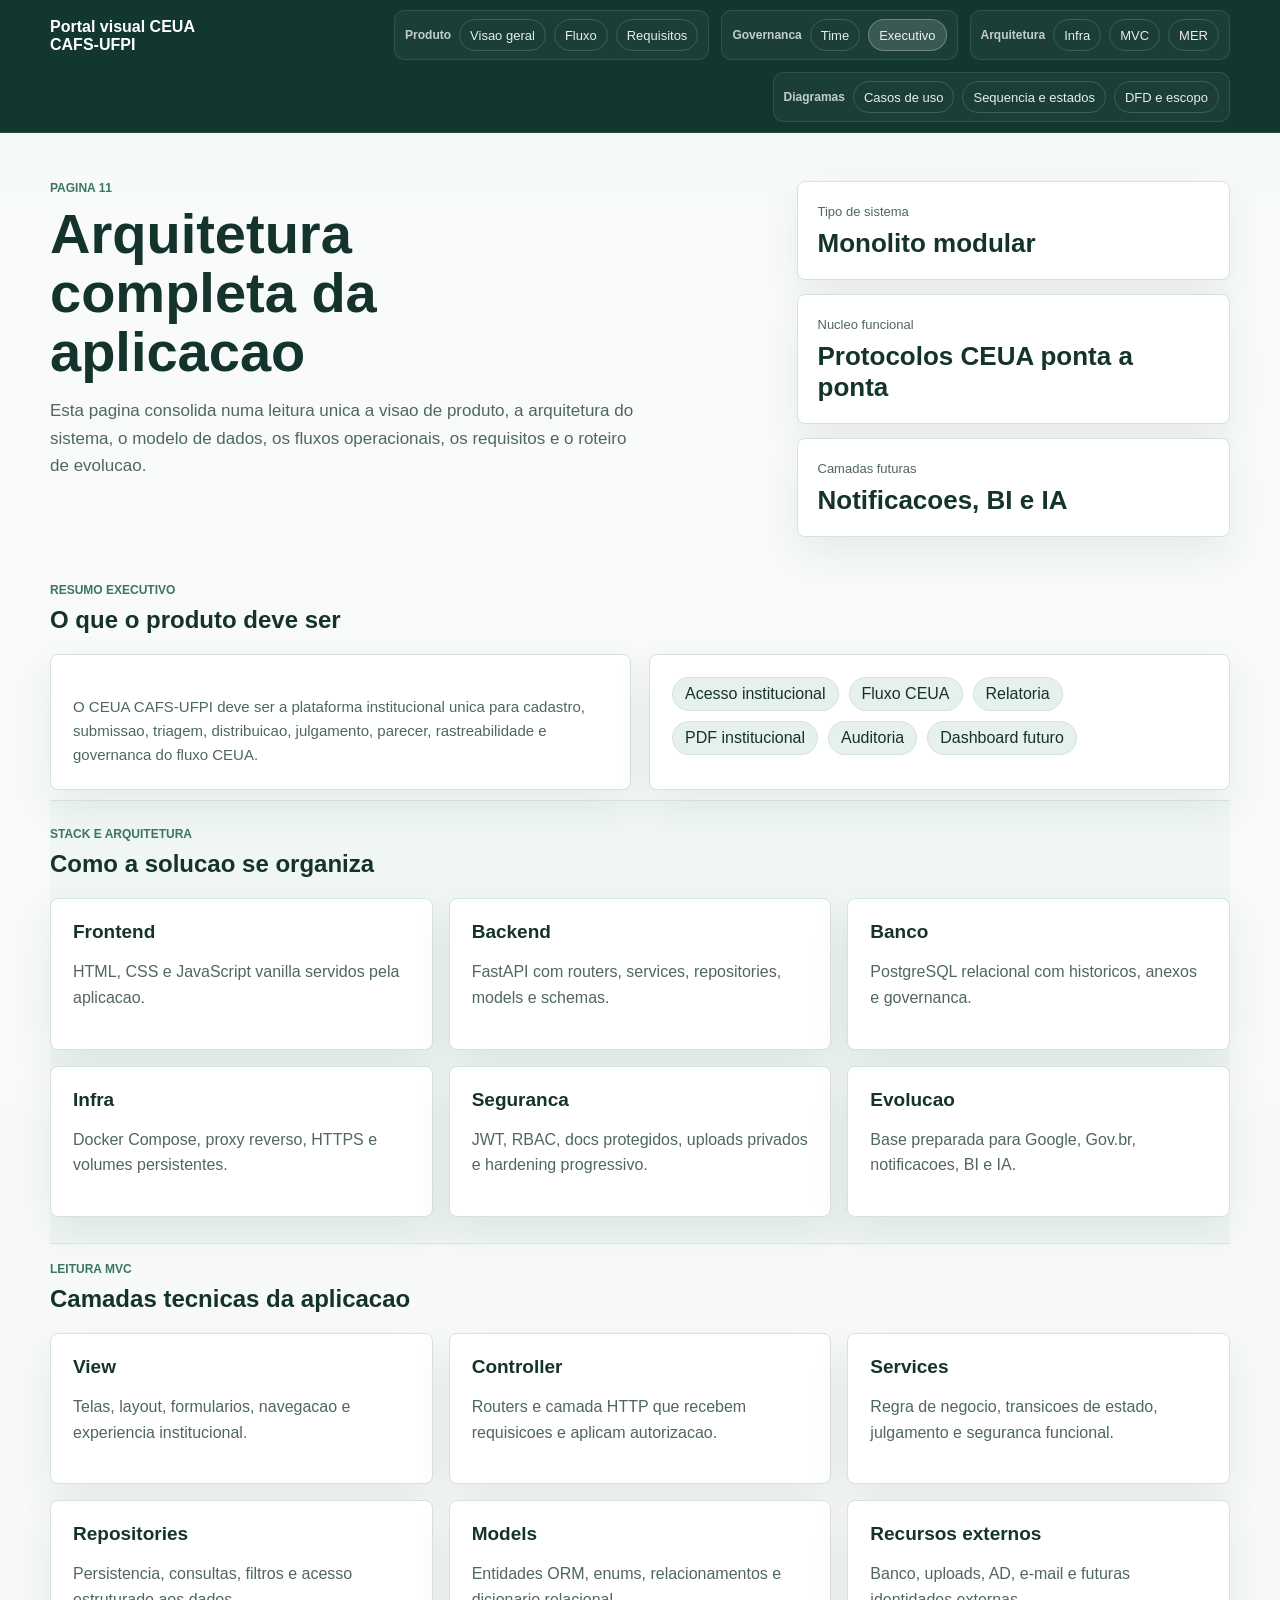
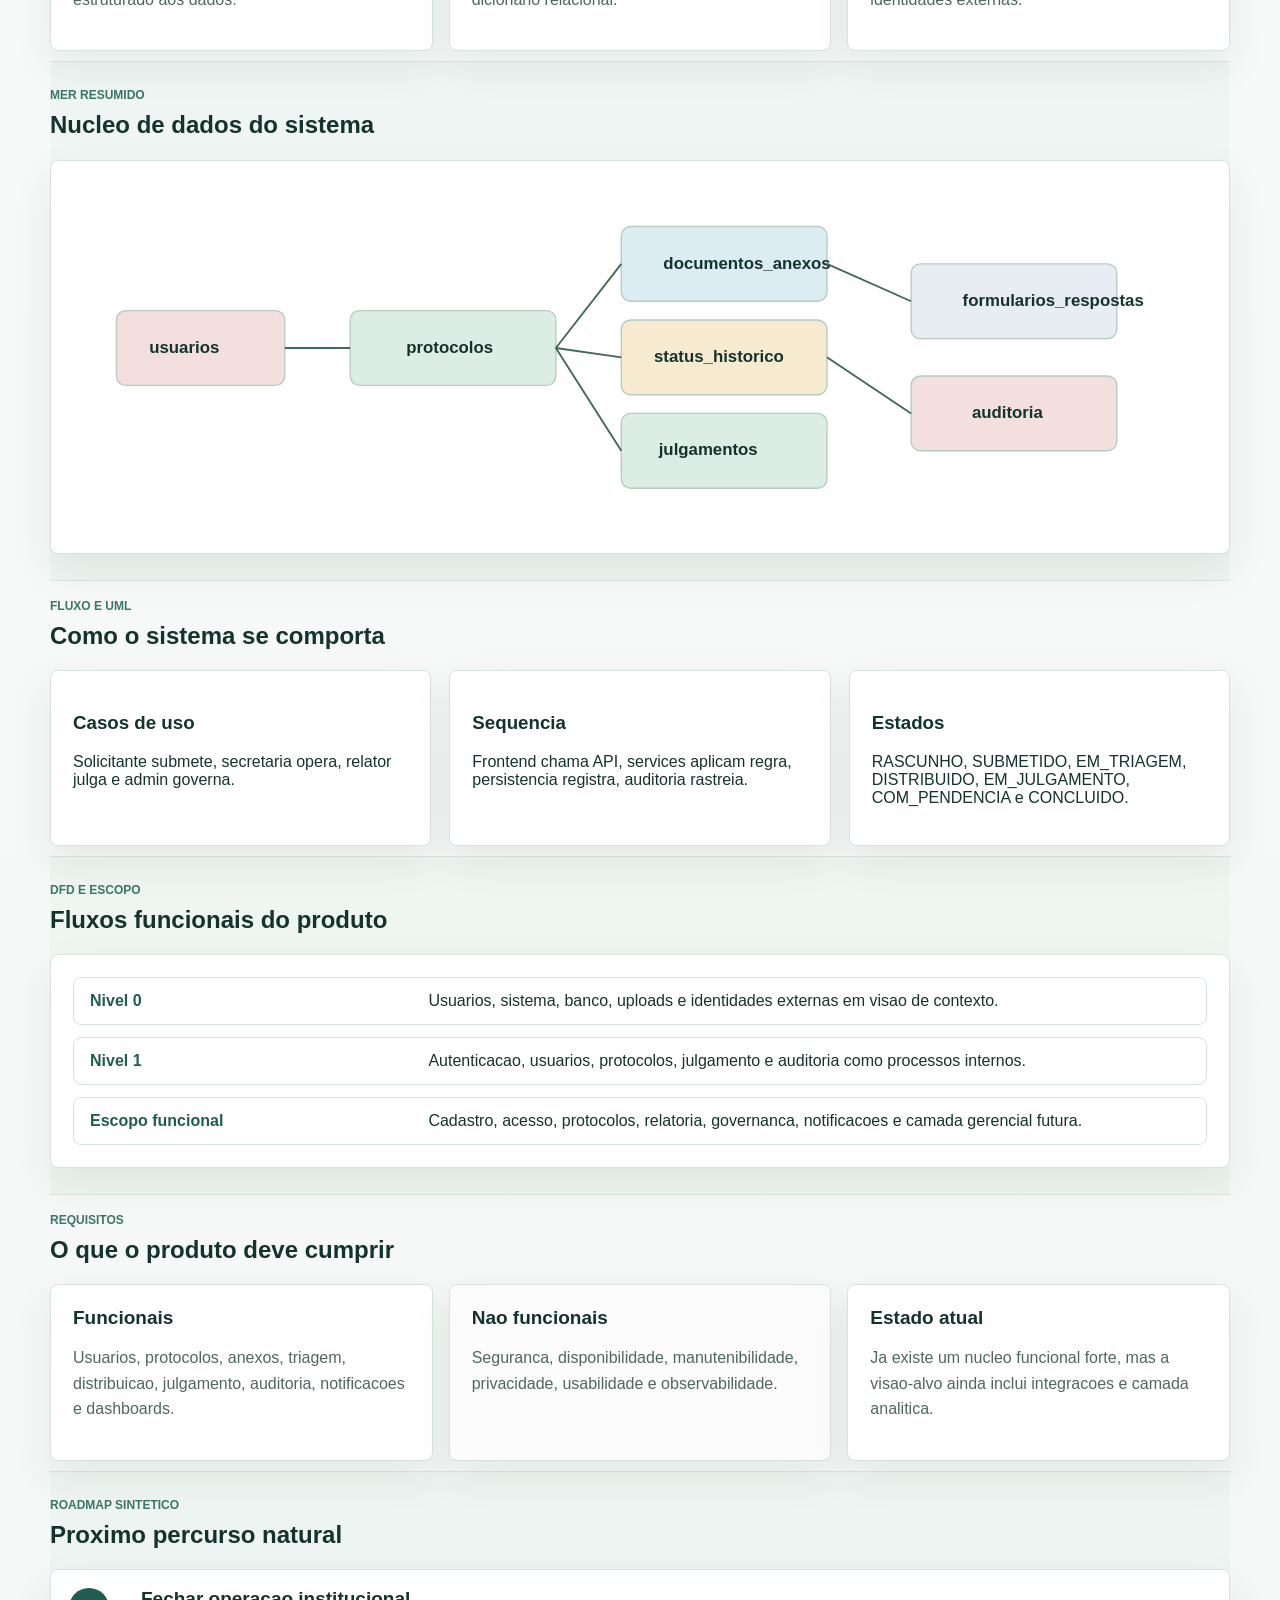
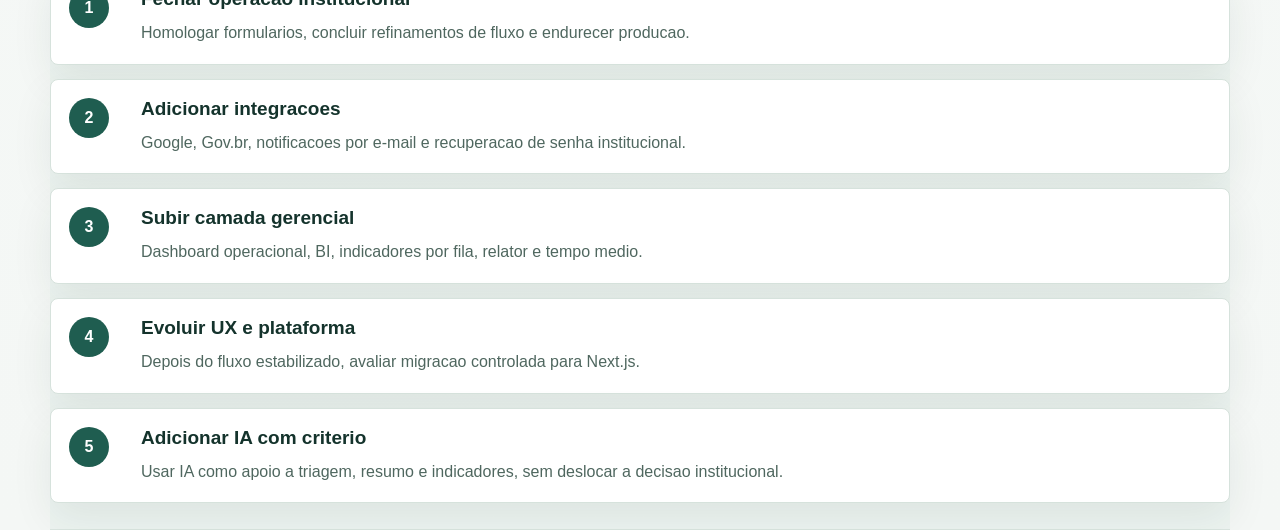
<file: pages/11-arquitetura-completa.html>
<!DOCTYPE html>
<html lang="pt-BR">
  <head>
    <meta charset="UTF-8" />
    <meta name="viewport" content="width=device-width, initial-scale=1.0" />
    <title>Arquitetura completa - CEUA CAFS-UFPI</title>
    <link rel="stylesheet" href="../assets/styles.css" />
  </head>
  <body>
    <div class="page-shell">
      <header class="topbar">
        <div class="topbar-inner">
          <a class="brand" href="../index.html">Portal visual CEUA CAFS-UFPI</a>
          <nav class="main-nav">
            <div class="nav-group">
              <span class="nav-group-label">Produto</span>
              <a href="./01-visao-geral.html">Visao geral</a>
              <a href="./02-fluxo-operacional.html">Fluxo</a>
              <a href="./06-requisitos.html">Requisitos</a>
            </div>
            <div class="nav-group">
              <span class="nav-group-label">Governanca</span>
              <a href="./03-papeis-time.html">Time</a>
              <a class="active" href="./11-arquitetura-completa.html">Executivo</a>
            </div>
            <div class="nav-group">
              <span class="nav-group-label">Arquitetura</span>
              <a href="./04-arquitetura-infra.html">Infra</a>
              <a href="./07-mvc-aplicacao.html">MVC</a>
              <a href="./05-der-banco.html">MER</a>
            </div>
            <div class="nav-group">
              <span class="nav-group-label">Diagramas</span>
              <a href="./08-uml-casos-de-uso.html">Casos de uso</a>
              <a href="./09-uml-sequencia-estados.html">Sequencia e estados</a>
              <a href="./10-dfd-escopo-funcional.html">DFD e escopo</a>
            </div>
          </nav>
        </div>
      </header>

      <header class="hero">
        <div class="hero-copy">
          <p class="eyebrow">Pagina 11</p>
          <h1>Arquitetura completa da aplicacao</h1>
          <p class="hero-text">
            Esta pagina consolida numa leitura unica a visao de produto, a arquitetura do sistema,
            o modelo de dados, os fluxos operacionais, os requisitos e o roteiro de evolucao.
          </p>
        </div>
        <div class="hero-stats">
          <div class="stat-card">
            <span class="stat-label">Tipo de sistema</span>
            <strong>Monolito modular</strong>
          </div>
          <div class="stat-card">
            <span class="stat-label">Nucleo funcional</span>
            <strong>Protocolos CEUA ponta a ponta</strong>
          </div>
          <div class="stat-card">
            <span class="stat-label">Camadas futuras</span>
            <strong>Notificacoes, BI e IA</strong>
          </div>
        </div>
      </header>

      <main class="content">
        <section class="band">
          <div class="section-head">
            <div>
              <p class="section-kicker">Resumo executivo</p>
              <h2>O que o produto deve ser</h2>
            </div>
          </div>
          <div class="two-column">
            <div class="panel">
              <p class="hero-text compact">
                O CEUA CAFS-UFPI deve ser a plataforma institucional unica para cadastro, submissao,
                triagem, distribuicao, julgamento, parecer, rastreabilidade e governanca do fluxo CEUA.
              </p>
            </div>
            <div class="panel">
              <div class="badge-list">
                <span class="soft-badge">Acesso institucional</span>
                <span class="soft-badge">Fluxo CEUA</span>
                <span class="soft-badge">Relatoria</span>
                <span class="soft-badge">PDF institucional</span>
                <span class="soft-badge">Auditoria</span>
                <span class="soft-badge">Dashboard futuro</span>
              </div>
            </div>
          </div>
        </section>

        <section class="band band-muted">
          <div class="section-head">
            <div>
              <p class="section-kicker">Stack e arquitetura</p>
              <h2>Como a solucao se organiza</h2>
            </div>
          </div>
          <div class="infra-grid">
            <article class="infra-card"><h3>Frontend</h3><p>HTML, CSS e JavaScript vanilla servidos pela aplicacao.</p></article>
            <article class="infra-card"><h3>Backend</h3><p>FastAPI com routers, services, repositories, models e schemas.</p></article>
            <article class="infra-card"><h3>Banco</h3><p>PostgreSQL relacional com historicos, anexos e governanca.</p></article>
            <article class="infra-card"><h3>Infra</h3><p>Docker Compose, proxy reverso, HTTPS e volumes persistentes.</p></article>
            <article class="infra-card"><h3>Seguranca</h3><p>JWT, RBAC, docs protegidos, uploads privados e hardening progressivo.</p></article>
            <article class="infra-card"><h3>Evolucao</h3><p>Base preparada para Google, Gov.br, notificacoes, BI e IA.</p></article>
          </div>
        </section>

        <section class="band">
          <div class="section-head">
            <div>
              <p class="section-kicker">Leitura MVC</p>
              <h2>Camadas tecnicas da aplicacao</h2>
            </div>
          </div>
          <div class="portal-grid">
            <article class="portal-card as-panel"><h3>View</h3><p>Telas, layout, formularios, navegacao e experiencia institucional.</p></article>
            <article class="portal-card as-panel"><h3>Controller</h3><p>Routers e camada HTTP que recebem requisicoes e aplicam autorizacao.</p></article>
            <article class="portal-card as-panel"><h3>Services</h3><p>Regra de negocio, transicoes de estado, julgamento e seguranca funcional.</p></article>
            <article class="portal-card as-panel"><h3>Repositories</h3><p>Persistencia, consultas, filtros e acesso estruturado aos dados.</p></article>
            <article class="portal-card as-panel"><h3>Models</h3><p>Entidades ORM, enums, relacionamentos e dicionario relacional.</p></article>
            <article class="portal-card as-panel"><h3>Recursos externos</h3><p>Banco, uploads, AD, e-mail e futuras identidades externas.</p></article>
          </div>
        </section>

        <section class="band band-muted">
          <div class="section-head">
            <div>
              <p class="section-kicker">MER resumido</p>
              <h2>Nucleo de dados do sistema</h2>
            </div>
          </div>
          <div class="diagram-wrap">
            <svg class="workflow-svg" viewBox="0 0 1260 420" role="img" aria-labelledby="arch-mer-title arch-mer-desc">
              <title id="arch-mer-title">MER resumido da arquitetura completa</title>
              <desc id="arch-mer-desc">Usuarios, protocolos e entidades orbitais do fluxo institucional.</desc>
              <rect x="70" y="160" width="180" height="80" rx="10" class="node actor-admin-fill" />
              <text x="105" y="205" class="node-title node-title-sm">usuarios</text>
              <rect x="320" y="160" width="220" height="80" rx="10" class="node actor-relator-fill" />
              <text x="380" y="205" class="node-title node-title-sm">protocolos</text>
              <rect x="610" y="70" width="220" height="80" rx="10" class="node actor-solicitante-fill" />
              <text x="655" y="115" class="node-title node-title-sm">documentos_anexos</text>
              <rect x="610" y="170" width="220" height="80" rx="10" class="node actor-secretaria-fill" />
              <text x="645" y="215" class="node-title node-title-sm">status_historico</text>
              <rect x="610" y="270" width="220" height="80" rx="10" class="node actor-relator-fill" />
              <text x="650" y="315" class="node-title node-title-sm">julgamentos</text>
              <rect x="920" y="110" width="220" height="80" rx="10" class="node actor-sistema-fill" />
              <text x="975" y="155" class="node-title node-title-sm">formularios_respostas</text>
              <rect x="920" y="230" width="220" height="80" rx="10" class="node actor-admin-fill" />
              <text x="985" y="275" class="node-title node-title-sm">auditoria</text>
              <line x1="250" y1="200" x2="320" y2="200" class="uml-link" />
              <line x1="540" y1="200" x2="610" y2="110" class="uml-link" />
              <line x1="540" y1="200" x2="610" y2="210" class="uml-link" />
              <line x1="540" y1="200" x2="610" y2="310" class="uml-link" />
              <line x1="830" y1="110" x2="920" y2="150" class="uml-link" />
              <line x1="830" y1="210" x2="920" y2="270" class="uml-link" />
            </svg>
          </div>
        </section>

        <section class="band">
          <div class="section-head">
            <div>
              <p class="section-kicker">Fluxo e UML</p>
              <h2>Como o sistema se comporta</h2>
            </div>
          </div>
          <div class="three-column">
            <div class="panel">
              <h3>Casos de uso</h3>
              <p>Solicitante submete, secretaria opera, relator julga e admin governa.</p>
            </div>
            <div class="panel">
              <h3>Sequencia</h3>
              <p>Frontend chama API, services aplicam regra, persistencia registra, auditoria rastreia.</p>
            </div>
            <div class="panel">
              <h3>Estados</h3>
              <p>RASCUNHO, SUBMETIDO, EM_TRIAGEM, DISTRIBUIDO, EM_JULGAMENTO, COM_PENDENCIA e CONCLUIDO.</p>
            </div>
          </div>
        </section>

        <section class="band band-muted">
          <div class="section-head">
            <div>
              <p class="section-kicker">DFD e escopo</p>
              <h2>Fluxos funcionais do produto</h2>
            </div>
          </div>
          <div class="stack-list panel">
            <div class="stack-item"><strong>Nivel 0</strong><span>Usuarios, sistema, banco, uploads e identidades externas em visao de contexto.</span></div>
            <div class="stack-item"><strong>Nivel 1</strong><span>Autenticacao, usuarios, protocolos, julgamento e auditoria como processos internos.</span></div>
            <div class="stack-item"><strong>Escopo funcional</strong><span>Cadastro, acesso, protocolos, relatoria, governanca, notificacoes e camada gerencial futura.</span></div>
          </div>
        </section>

        <section class="band">
          <div class="section-head">
            <div>
              <p class="section-kicker">Requisitos</p>
              <h2>O que o produto deve cumprir</h2>
            </div>
          </div>
          <div class="requirement-grid">
            <article class="req-card"><h3>Funcionais</h3><p>Usuarios, protocolos, anexos, triagem, distribuicao, julgamento, auditoria, notificacoes e dashboards.</p></article>
            <article class="req-card soft"><h3>Nao funcionais</h3><p>Seguranca, disponibilidade, manutenibilidade, privacidade, usabilidade e observabilidade.</p></article>
            <article class="req-card"><h3>Estado atual</h3><p>Ja existe um nucleo funcional forte, mas a visao-alvo ainda inclui integracoes e camada analitica.</p></article>
          </div>
        </section>

        <section class="band band-muted">
          <div class="section-head">
            <div>
              <p class="section-kicker">Roadmap sintetico</p>
              <h2>Proximo percurso natural</h2>
            </div>
          </div>
          <div class="timeline-list">
            <article class="timeline-row">
              <span class="timeline-index">1</span>
              <div><h3>Fechar operacao institucional</h3><p>Homologar formularios, concluir refinamentos de fluxo e endurecer producao.</p></div>
            </article>
            <article class="timeline-row">
              <span class="timeline-index">2</span>
              <div><h3>Adicionar integracoes</h3><p>Google, Gov.br, notificacoes por e-mail e recuperacao de senha institucional.</p></div>
            </article>
            <article class="timeline-row">
              <span class="timeline-index">3</span>
              <div><h3>Subir camada gerencial</h3><p>Dashboard operacional, BI, indicadores por fila, relator e tempo medio.</p></div>
            </article>
            <article class="timeline-row">
              <span class="timeline-index">4</span>
              <div><h3>Evoluir UX e plataforma</h3><p>Depois do fluxo estabilizado, avaliar migracao controlada para Next.js.</p></div>
            </article>
            <article class="timeline-row">
              <span class="timeline-index">5</span>
              <div><h3>Adicionar IA com criterio</h3><p>Usar IA como apoio a triagem, resumo e indicadores, sem deslocar a decisao institucional.</p></div>
            </article>
          </div>
        </section>
      </main>
    </div>
    <script type="module" src="../assets/workflow.js"></script>
  </body>
</html>
</file>
<file: assets/styles.css>
:root {
  color-scheme: light;
  --bg: #f4f7f5;
  --surface: #ffffff;
  --surface-muted: #eef4f1;
  --border: #d6e2dc;
  --text: #14332c;
  --text-soft: #4f675f;
  --green-strong: #1f5d50;
  --green-soft: #dcede6;
  --blue-soft: #dcecf3;
  --amber-soft: #f6ead1;
  --rose-soft: #f4dfdf;
  --slate-soft: #e7edf2;
  --shadow: 0 16px 40px rgba(20, 51, 44, 0.08);
}

* {
  box-sizing: border-box;
}

body {
  margin: 0;
  font-family: Arial, Helvetica, sans-serif;
  background: linear-gradient(180deg, #edf4f1 0%, #f8fbfa 220px, var(--bg) 100%);
  color: var(--text);
}

a {
  color: inherit;
}

.page-shell {
  min-height: 100vh;
}

.hero,
.content,
.band > *,
.two-column,
.summary-card {
  width: min(1180px, calc(100vw - 32px));
  margin-left: auto;
  margin-right: auto;
}

.hero {
  display: grid;
  grid-template-columns: minmax(0, 1.5fr) minmax(300px, 0.9fr);
  gap: 24px;
  padding: 48px 0 28px;
}

.hero.hero-compact {
  grid-template-columns: 1fr;
  padding-top: 28px;
}

.topbar {
  background: #12372f;
  border-bottom: 1px solid rgba(255, 255, 255, 0.08);
}

.topbar-inner {
  width: min(1180px, calc(100vw - 32px));
  margin: 0 auto;
  min-height: 64px;
  display: flex;
  align-items: flex-start;
  justify-content: space-between;
  gap: 20px;
  padding: 10px 0;
}

.brand {
  color: #fff;
  text-decoration: none;
  font-weight: 700;
  padding-top: 8px;
}

.main-nav {
  display: flex;
  flex-wrap: wrap;
  gap: 12px;
  justify-content: flex-end;
}

.nav-group {
  display: flex;
  align-items: center;
  gap: 8px;
  flex-wrap: wrap;
  padding: 8px 10px;
  border: 1px solid rgba(255, 255, 255, 0.1);
  border-radius: 10px;
  background: rgba(255, 255, 255, 0.04);
}

.nav-group-label {
  color: rgba(255, 255, 255, 0.74);
  font-size: 12px;
  font-weight: 700;
  white-space: nowrap;
}

.main-nav a {
  color: rgba(255, 255, 255, 0.9);
  text-decoration: none;
  min-height: 32px;
  display: inline-flex;
  align-items: center;
  padding: 0 10px;
  border-radius: 999px;
  border: 1px solid rgba(255, 255, 255, 0.16);
  font-size: 13px;
}

.main-nav a.active {
  background: rgba(255, 255, 255, 0.14);
  border-color: rgba(255, 255, 255, 0.26);
}

.eyebrow,
.section-kicker {
  margin: 0 0 10px;
  text-transform: uppercase;
  letter-spacing: 0;
  font-size: 12px;
  font-weight: 700;
  color: #3c7567;
}

.hero h1,
.section-head h2,
.panel h2 {
  margin: 0;
  line-height: 1.05;
}

.hero h1 {
  font-size: clamp(34px, 5vw, 56px);
  max-width: 12ch;
}

.hero-text,
.section-note,
.summary-card p,
.actor-card p,
.step-card p,
.artifact-card p {
  color: var(--text-soft);
  line-height: 1.6;
}

.hero-text {
  max-width: 62ch;
  margin: 16px 0 0;
  font-size: 17px;
}

.hero-stats {
  display: grid;
  gap: 14px;
}

.stat-card,
.actor-card,
.step-card,
.panel,
.summary-card {
  background: var(--surface);
  border: 1px solid var(--border);
  border-radius: 8px;
  box-shadow: var(--shadow);
}

.stat-card {
  padding: 20px;
}

.stat-card strong {
  display: block;
  margin-top: 8px;
  font-size: 26px;
}

.stat-label {
  color: var(--text-soft);
  font-size: 13px;
}

.band {
  padding: 18px 0 10px;
}

.band-muted {
  background: rgba(220, 236, 230, 0.32);
  border-top: 1px solid rgba(214, 226, 220, 0.75);
  border-bottom: 1px solid rgba(214, 226, 220, 0.75);
  padding: 26px 0;
}

.section-head {
  display: flex;
  align-items: end;
  justify-content: space-between;
  gap: 20px;
  margin-bottom: 22px;
}

.filter-toolbar {
  display: flex;
  flex-wrap: wrap;
  gap: 10px;
  justify-content: flex-end;
}

.filter-chip {
  min-height: 40px;
  padding: 0 14px;
  border-radius: 999px;
  border: 1px solid var(--border);
  background: var(--surface);
  color: var(--text);
  font: inherit;
  cursor: pointer;
}

.filter-chip.active {
  background: var(--green-strong);
  border-color: var(--green-strong);
  color: #fff;
}

.actors-grid {
  display: grid;
  grid-template-columns: repeat(5, minmax(0, 1fr));
  gap: 16px;
}

.portal-grid,
.infra-grid,
.requirement-grid,
.der-grid {
  display: grid;
  grid-template-columns: repeat(3, minmax(0, 1fr));
  gap: 16px;
}

.actor-card,
.step-card,
.panel,
.summary-card,
.portal-card,
.infra-card,
.req-card,
.der-entity {
  padding: 22px;
}

.actor-card h3,
.step-card h3,
.artifact-card h3,
.portal-card h3,
.infra-card h3,
.req-card h3,
.der-entity h3,
.timeline-row h3 {
  margin: 0 0 10px;
  font-size: 19px;
}

.portal-card,
.infra-card,
.req-card,
.der-entity {
  display: block;
  text-decoration: none;
  background: var(--surface);
  border: 1px solid var(--border);
  border-radius: 8px;
  box-shadow: var(--shadow);
}

.portal-card.as-panel {
  cursor: default;
}

.portal-index {
  display: inline-flex;
  min-height: 28px;
  align-items: center;
  padding: 0 10px;
  border-radius: 999px;
  background: var(--surface-muted);
  color: var(--green-strong);
  font-size: 12px;
  font-weight: 700;
  margin-bottom: 14px;
}

.actor-badge {
  display: inline-flex;
  align-items: center;
  min-height: 30px;
  padding: 0 10px;
  border-radius: 999px;
  font-size: 12px;
  font-weight: 700;
  margin-bottom: 14px;
}

.actor-solicitante .actor-badge,
.actor-solicitante-fill {
  fill: var(--blue-soft);
  background: var(--blue-soft);
}

.actor-secretaria .actor-badge,
.actor-secretaria-fill {
  fill: var(--amber-soft);
  background: var(--amber-soft);
}

.actor-relator .actor-badge,
.actor-relator-fill {
  fill: var(--green-soft);
  background: var(--green-soft);
}

.actor-admin .actor-badge,
.actor-admin-fill {
  fill: var(--rose-soft);
  background: var(--rose-soft);
}

.actor-sistema .actor-badge,
.actor-sistema-fill {
  fill: var(--slate-soft);
  background: var(--slate-soft);
}

.actor-card ul {
  margin: 14px 0 0;
  padding-left: 18px;
  color: var(--text-soft);
  line-height: 1.5;
}

.diagram-wrap {
  background: var(--surface);
  border: 1px solid var(--border);
  border-radius: 8px;
  box-shadow: var(--shadow);
  overflow: auto;
}

.workflow-svg {
  display: block;
  width: 100%;
  min-width: 1024px;
  height: auto;
}

.node {
  stroke: #b6ccc3;
  stroke-width: 1.5;
}

.node-title {
  font-size: 22px;
  font-weight: 700;
  fill: var(--text);
}

.node-title-sm {
  font-size: 18px;
}

.node-text,
.lane-label,
.note-text {
  font-size: 17px;
  fill: var(--text-soft);
}

.lane-label {
  font-size: 15px;
  font-weight: 700;
}

.arrow-line {
  fill: none;
  stroke: #28574e;
  stroke-width: 3;
  marker-end: url(#arrow);
}

.arrow-line.dashed {
  stroke-dasharray: 8 8;
}

.uml-link {
  fill: none;
  stroke: #42675d;
  stroke-width: 2;
}

.uml-link.dashed {
  stroke-dasharray: 8 8;
}

.usecase {
  fill: #ffffff;
  stroke: #b6ccc3;
  stroke-width: 1.5;
}

.usecase-text {
  font-size: 15px;
  fill: var(--text);
}

.note-box {
  fill: #f7fbf9;
  stroke: #d7e4dd;
  stroke-width: 1.5;
}

.note-title {
  font-size: 20px;
  font-weight: 700;
  fill: var(--text);
}

.steps-grid {
  display: grid;
  grid-template-columns: repeat(4, minmax(0, 1fr));
  gap: 16px;
}

.step-card {
  position: relative;
  min-height: 180px;
}

.step-index {
  display: inline-flex;
  width: 36px;
  aspect-ratio: 1;
  align-items: center;
  justify-content: center;
  border-radius: 999px;
  background: var(--green-strong);
  color: #fff;
  font-weight: 700;
  margin-bottom: 14px;
}

.two-column {
  display: grid;
  grid-template-columns: minmax(0, 1fr) minmax(0, 1fr);
  gap: 18px;
}

.three-column {
  display: grid;
  grid-template-columns: repeat(3, minmax(0, 1fr));
  gap: 18px;
}

.permission-table {
  margin-top: 18px;
  border: 1px solid var(--border);
  border-radius: 8px;
  overflow: hidden;
}

.permission-row {
  display: grid;
  grid-template-columns: minmax(0, 1.4fr) minmax(180px, 0.9fr);
  gap: 16px;
  padding: 14px 16px;
  background: #fff;
  border-top: 1px solid var(--border);
}

.permission-row:first-child {
  border-top: 0;
}

.permission-head {
  background: var(--surface-muted);
  font-weight: 700;
}

.artifact-list {
  display: grid;
  gap: 12px;
  margin-top: 18px;
}

.artifact-card {
  border: 1px solid var(--border);
  border-radius: 8px;
  background: #fff;
  padding: 16px;
}

.summary-card {
  margin-bottom: 32px;
}

.stack-list {
  display: grid;
  gap: 12px;
}

.stack-item {
  display: grid;
  grid-template-columns: minmax(110px, 0.6fr) minmax(0, 1.4fr);
  gap: 12px;
  align-items: start;
  padding: 14px 16px;
  border: 1px solid var(--border);
  border-radius: 8px;
  background: #fff;
}

.stack-item strong {
  color: var(--green-strong);
}

.badge-list {
  display: flex;
  flex-wrap: wrap;
  gap: 10px;
}

.soft-badge {
  display: inline-flex;
  min-height: 34px;
  align-items: center;
  padding: 0 12px;
  border-radius: 999px;
  background: #e6f1ed;
  border: 1px solid var(--border);
  color: var(--text);
}

.compact {
  margin-top: 18px;
  font-size: 15px;
}

.timeline-list {
  display: grid;
  gap: 14px;
}

.timeline-row {
  display: grid;
  grid-template-columns: 58px minmax(0, 1fr);
  gap: 14px;
  align-items: start;
  padding: 18px;
  background: #fff;
  border: 1px solid var(--border);
  border-radius: 8px;
  box-shadow: var(--shadow);
}

.timeline-row p {
  margin: 0;
  color: var(--text-soft);
  line-height: 1.6;
}

.timeline-index {
  width: 40px;
  aspect-ratio: 1;
  border-radius: 999px;
  background: var(--green-strong);
  color: #fff;
  display: inline-flex;
  align-items: center;
  justify-content: center;
  font-weight: 700;
}

.infra-card p,
.req-card p,
.der-entity p,
.portal-card p {
  color: var(--text-soft);
  line-height: 1.6;
}

.ascii-diagram {
  margin-top: 16px;
  padding: 18px;
  border-radius: 8px;
  background: #f7fbf9;
  border: 1px solid var(--border);
  color: var(--text);
  line-height: 1.8;
  font-family: Arial, Helvetica, sans-serif;
}

.req-card.done {
  background: #f6fbf8;
}

.req-card.soft {
  background: #fbfcfb;
}

[data-actor].is-dimmed {
  opacity: 0.34;
  transform: scale(0.995);
  transition: opacity 120ms ease, transform 120ms ease;
}

[data-actor].is-highlighted {
  outline: 2px solid rgba(31, 93, 80, 0.28);
  outline-offset: 2px;
}

@media (max-width: 1180px) {
  .actors-grid {
    grid-template-columns: repeat(3, minmax(0, 1fr));
  }

  .steps-grid {
    grid-template-columns: repeat(3, minmax(0, 1fr));
  }

  .portal-grid,
  .infra-grid,
  .requirement-grid,
  .der-grid {
    grid-template-columns: repeat(2, minmax(0, 1fr));
  }
}

@media (max-width: 900px) {
  .hero,
  .two-column,
  .section-head {
    grid-template-columns: 1fr;
    display: grid;
  }

  .section-head {
    align-items: start;
  }

  .actors-grid,
  .steps-grid,
  .portal-grid,
  .infra-grid,
  .requirement-grid,
  .der-grid,
  .three-column {
    grid-template-columns: 1fr 1fr;
  }

  .topbar-inner {
    padding: 10px 0;
    align-items: flex-start;
    flex-direction: column;
  }

  .main-nav {
    justify-content: flex-start;
  }
}

@media (max-width: 640px) {
  .hero,
  .content,
  .band > *,
  .two-column,
  .summary-card {
    width: min(100vw - 20px, 100%);
  }

  .hero {
    padding-top: 28px;
  }

  .hero h1 {
    max-width: none;
    font-size: 34px;
  }

  .actors-grid,
  .steps-grid,
  .hero-stats,
  .portal-grid,
  .infra-grid,
  .requirement-grid,
  .der-grid,
  .three-column {
    grid-template-columns: 1fr;
  }

  .filter-toolbar {
    justify-content: flex-start;
  }

  .permission-row {
    grid-template-columns: 1fr;
  }

  .stack-item,
  .timeline-row {
    grid-template-columns: 1fr;
  }
}
</file>
